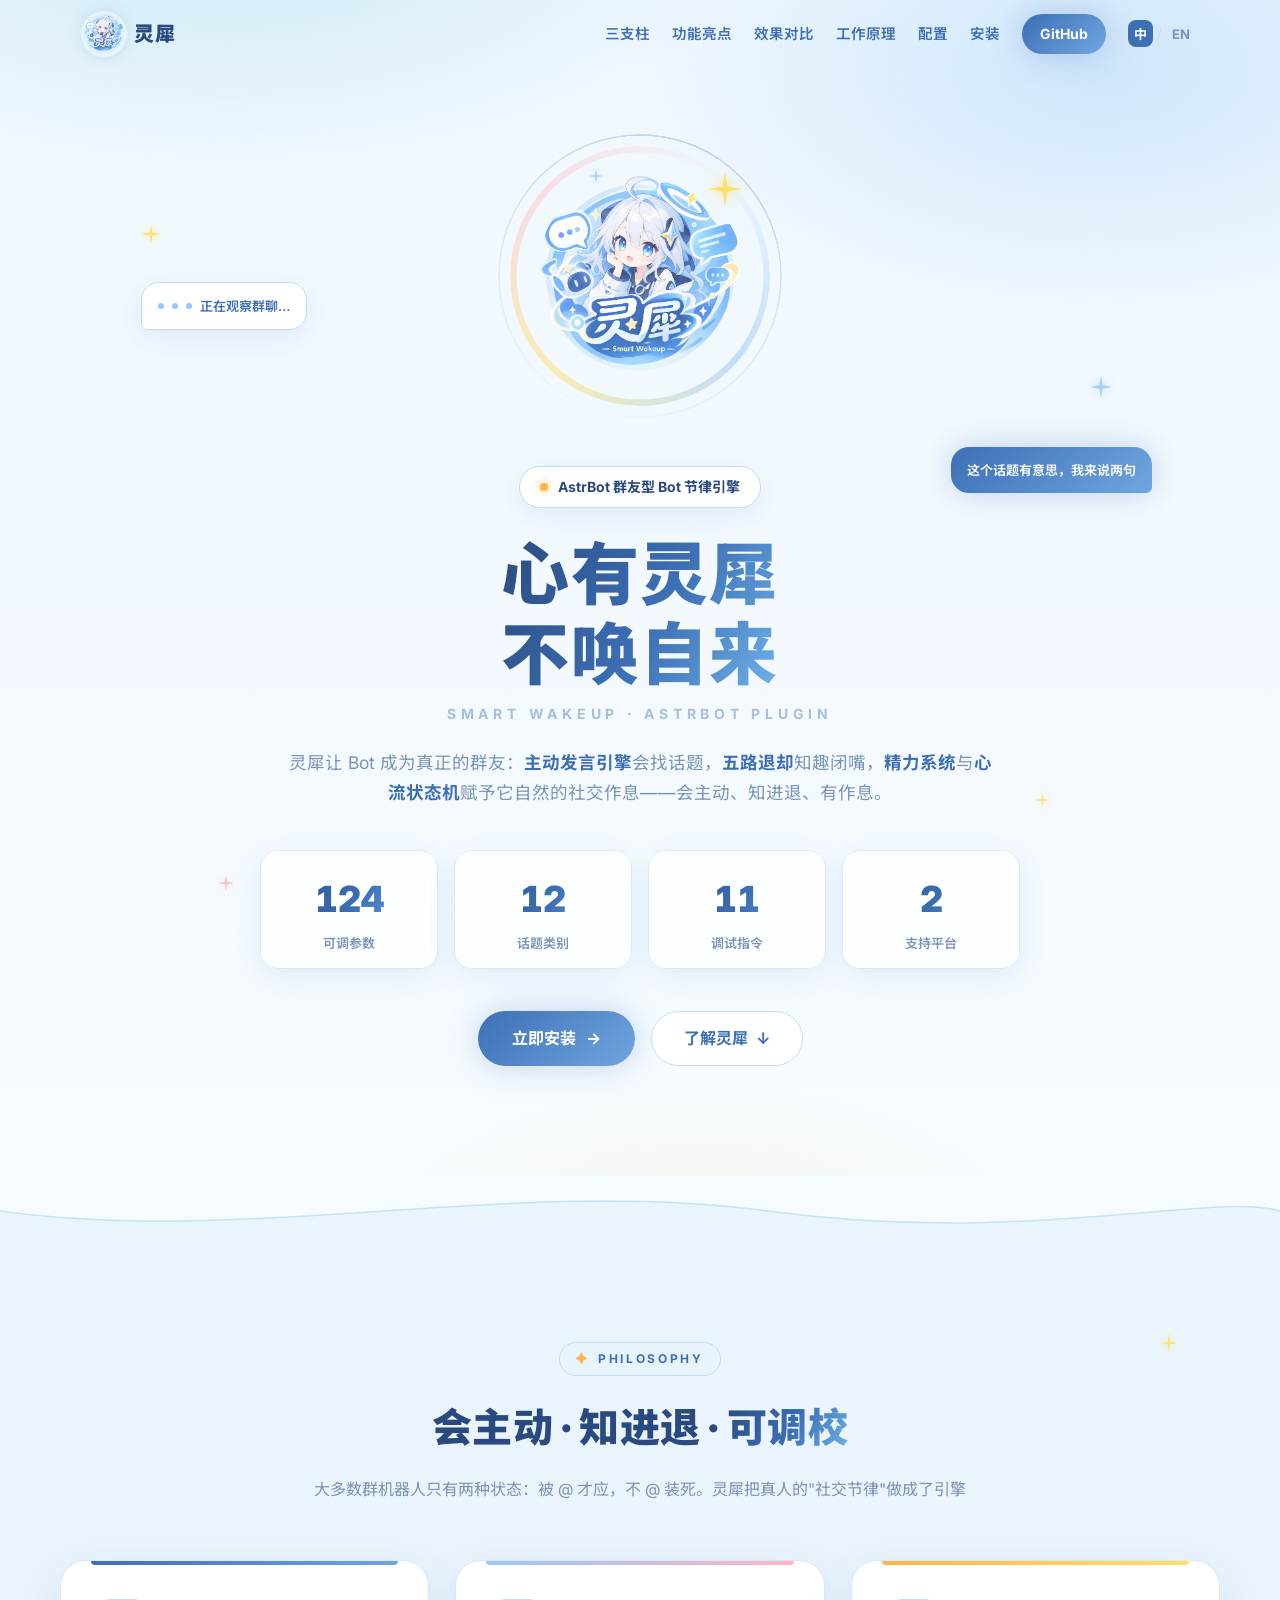
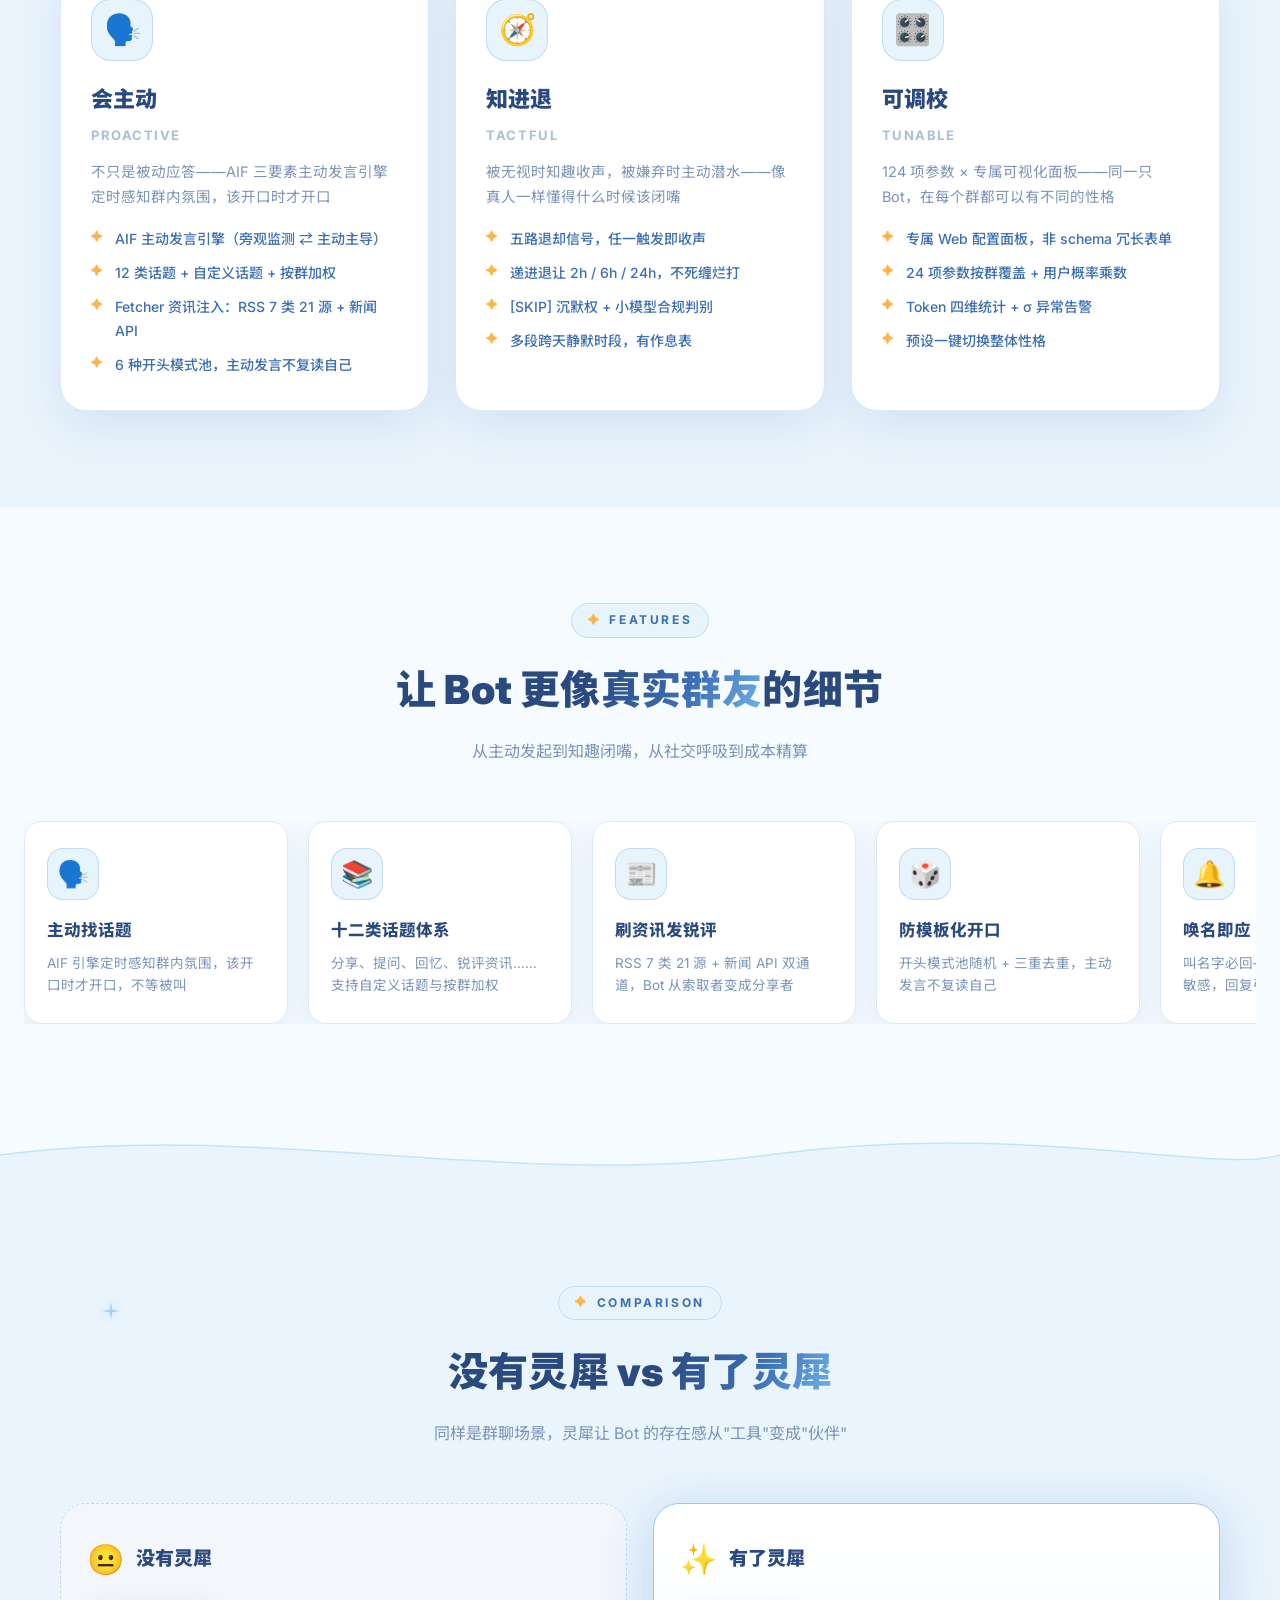
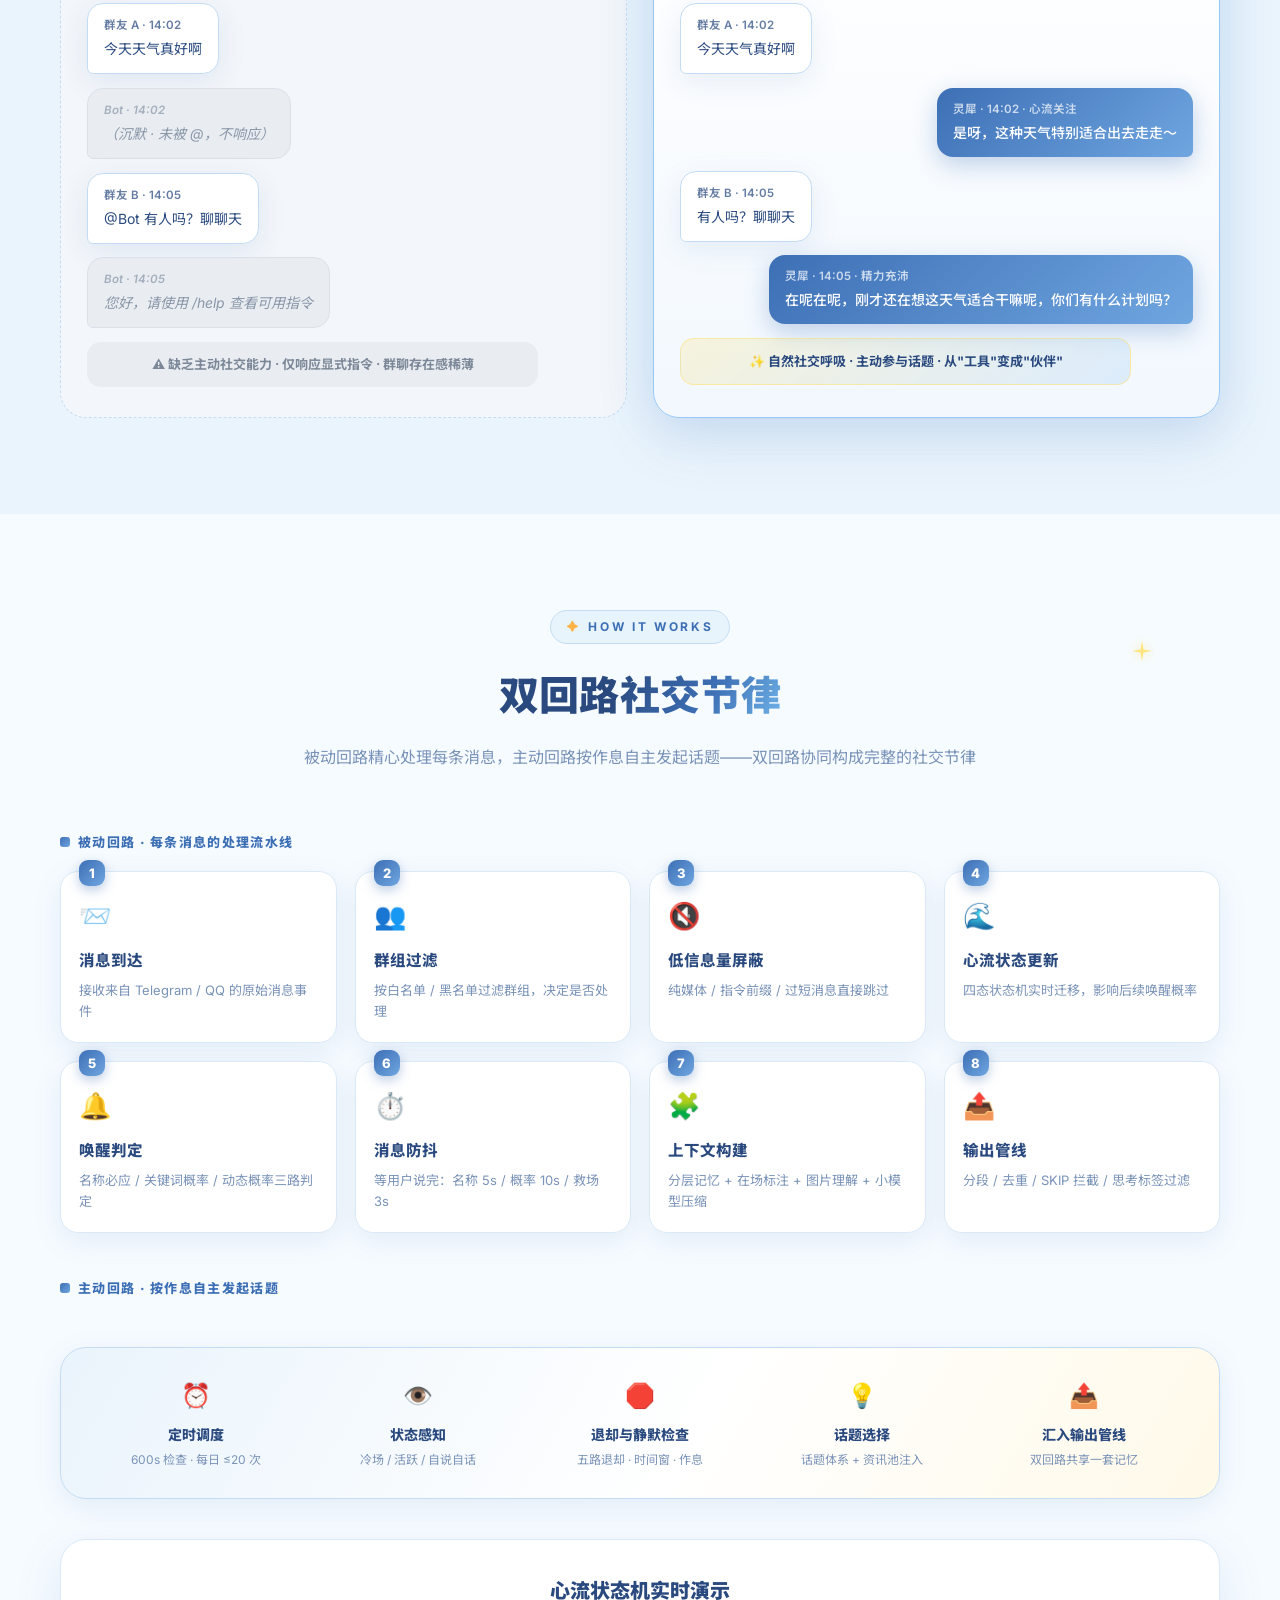
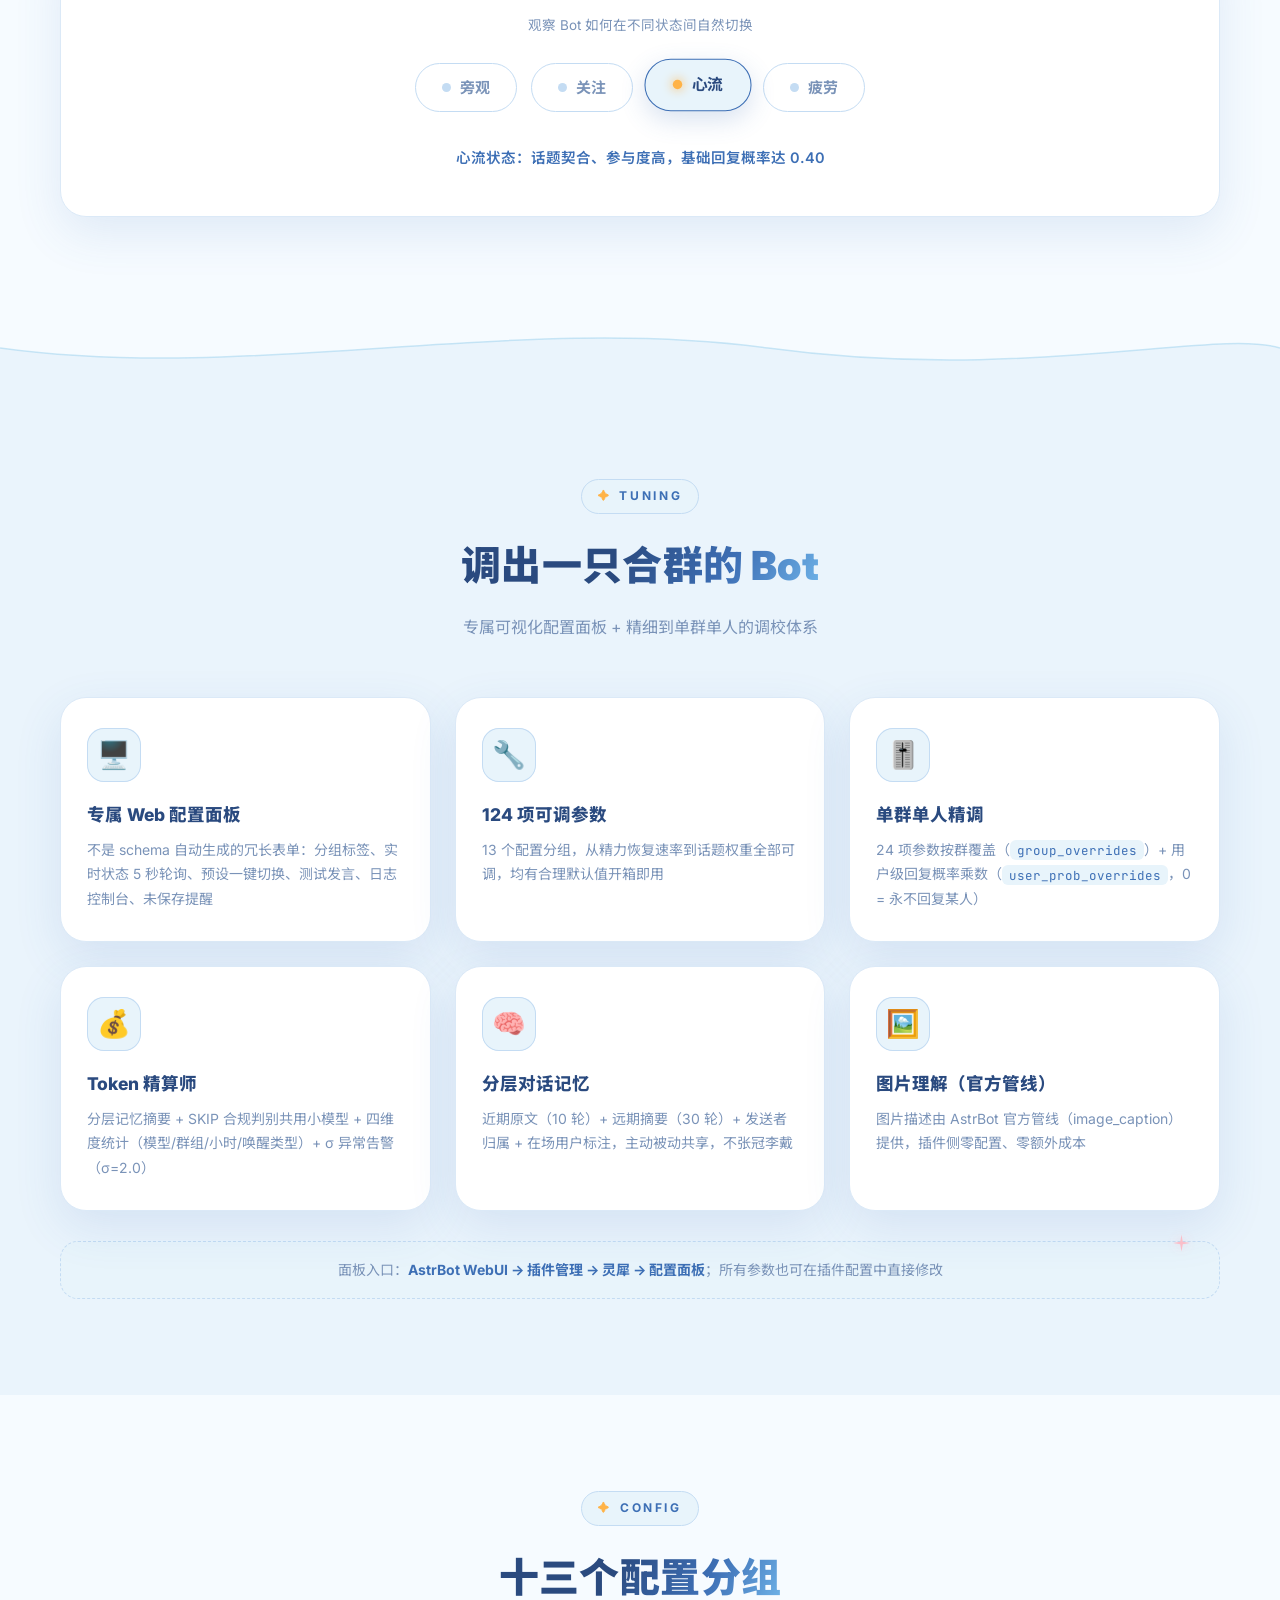
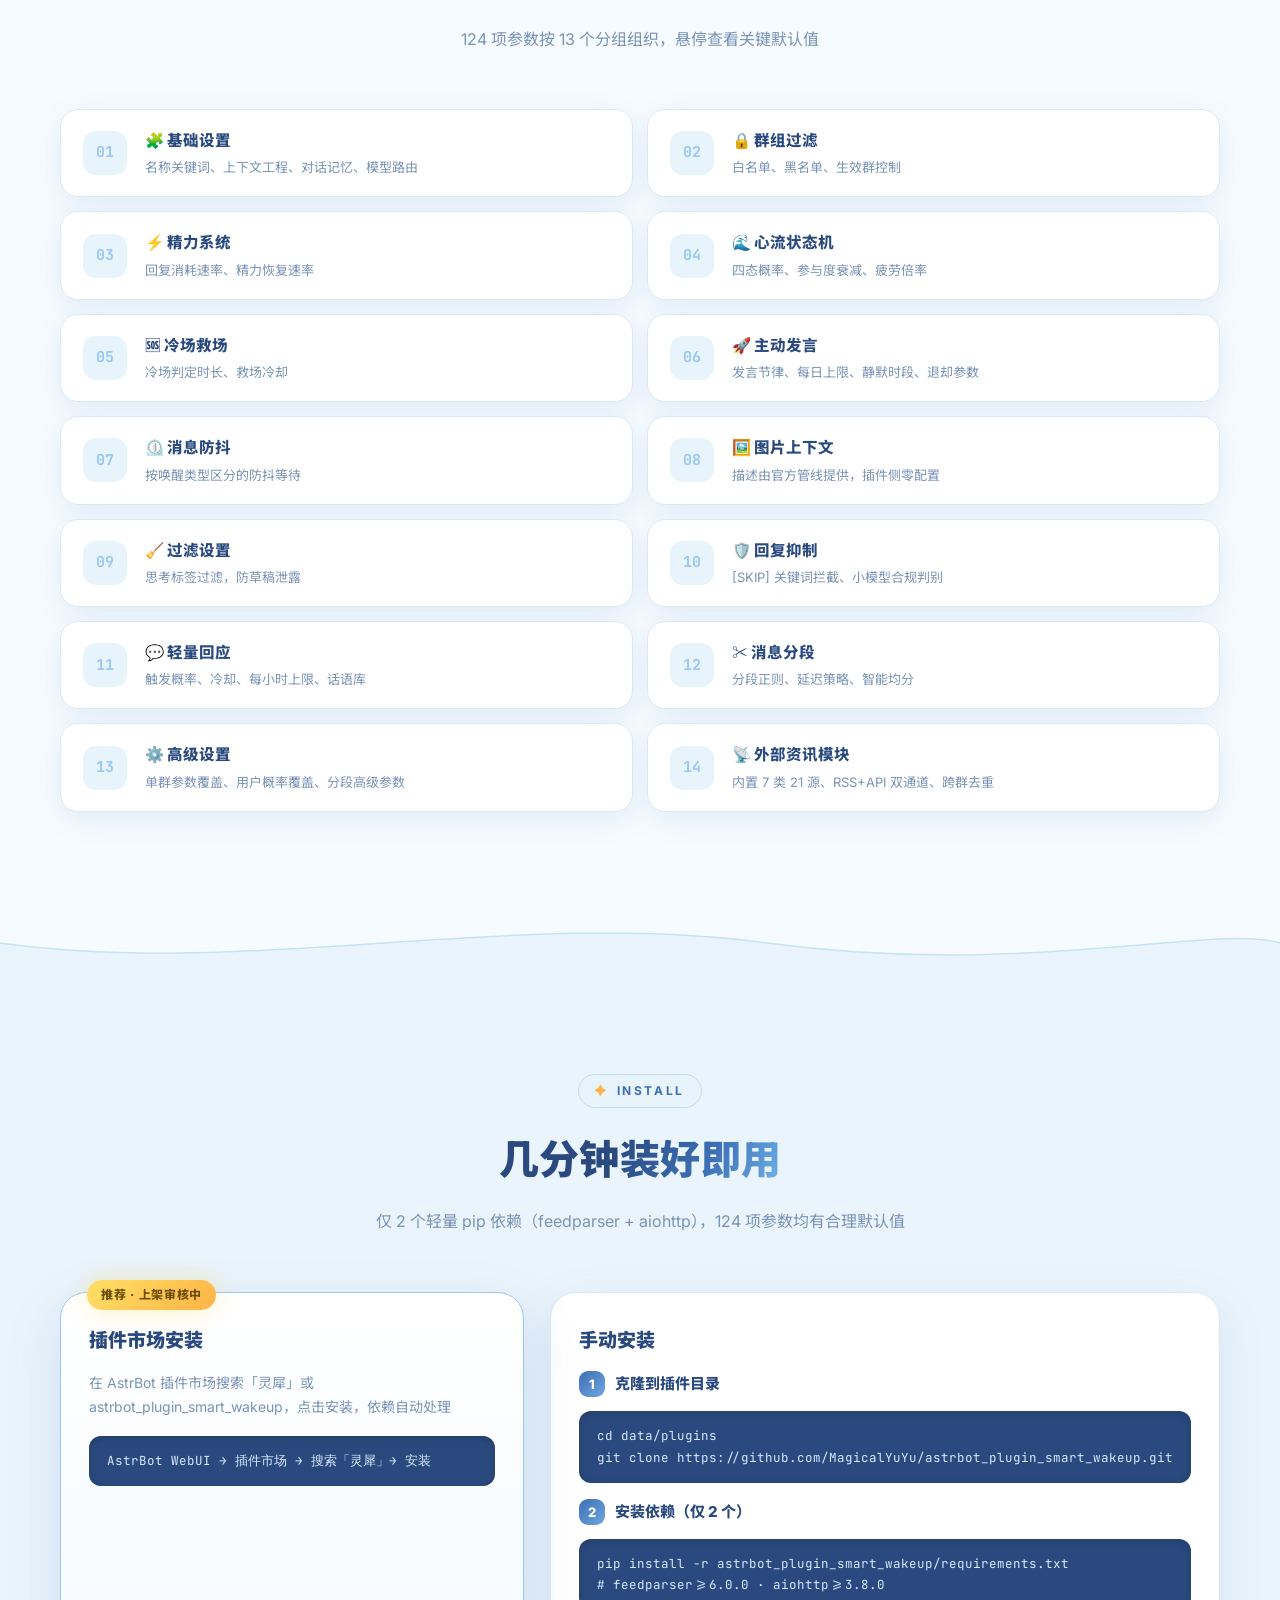
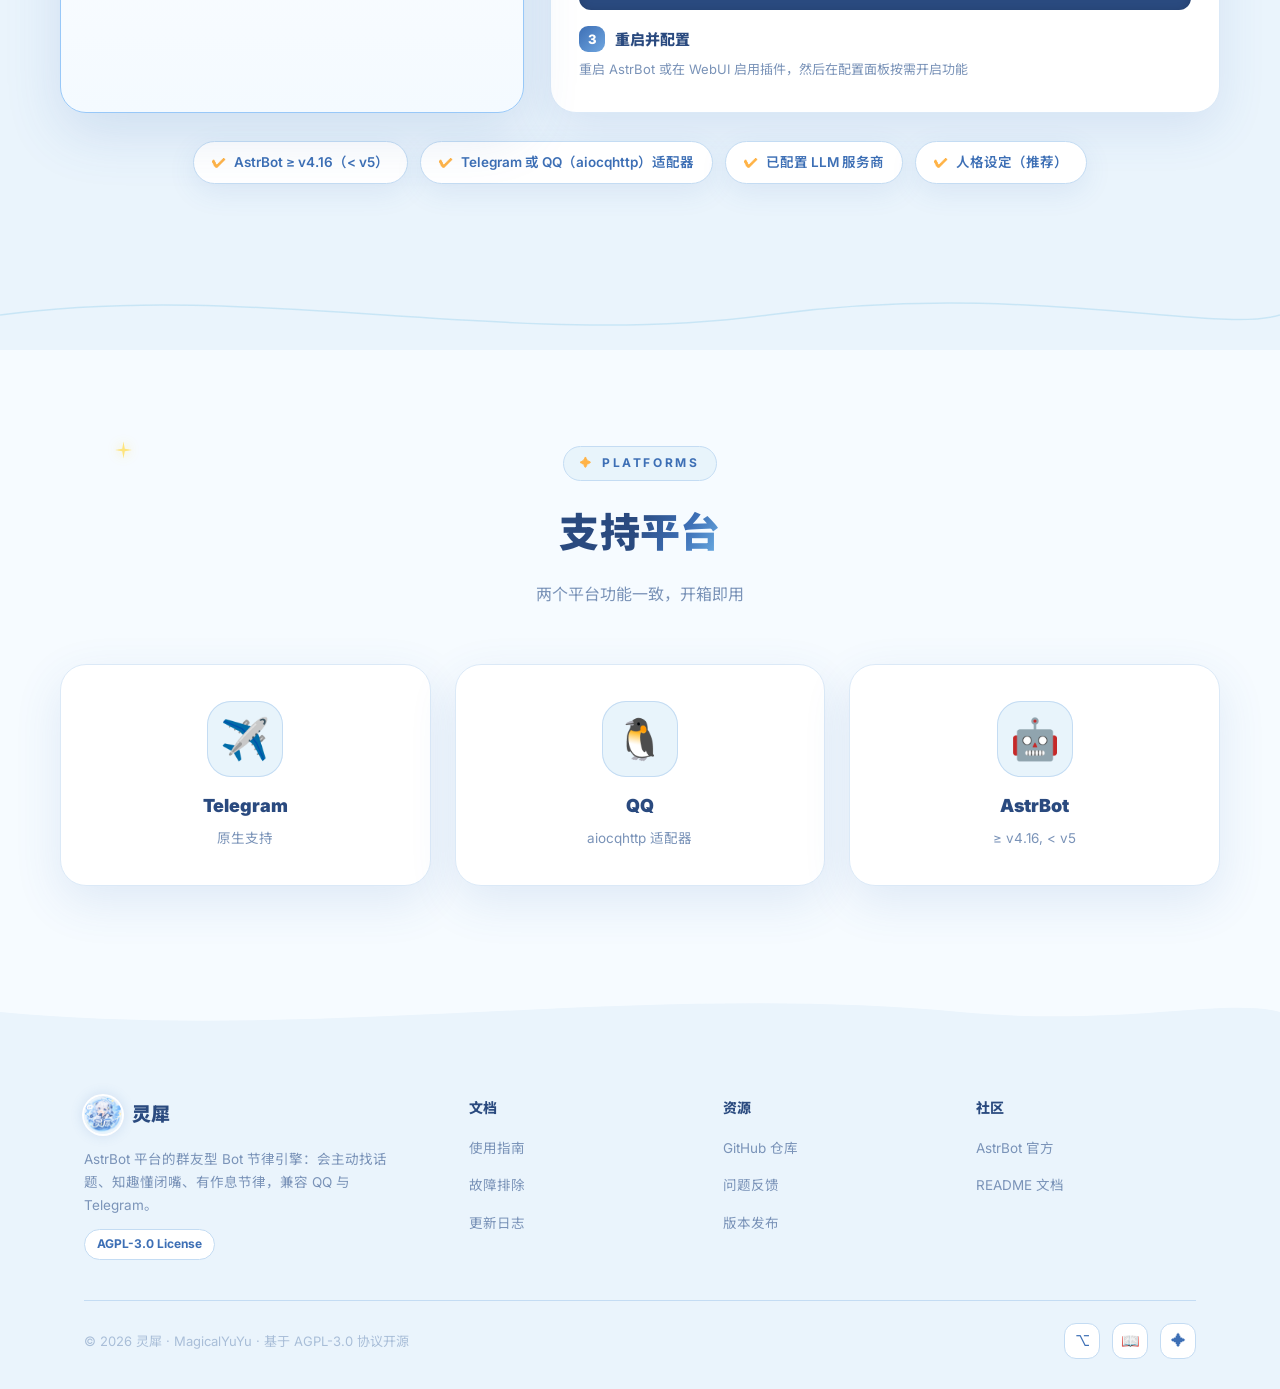
<file: docs/index.html>
<!DOCTYPE html>
<html lang="zh-CN">
<head>
<meta charset="UTF-8">
<meta name="viewport" content="width=device-width, initial-scale=1.0">
<title>灵犀 — 心有灵犀，不唤自来 | AstrBot 群友型 Bot 节律引擎</title>
<meta name="description" content="灵犀是 AstrBot 平台的群友型 Bot 节律引擎：会主动找话题、知趣懂闭嘴、有作息节律。124 项参数 × 专属可视化面板，兼容 QQ 与 Telegram。">
<meta name="keywords" content="灵犀, AstrBot, 节律引擎, 主动发言, 精力系统, 心流状态机, 冷场救场, 消息防抖, Bot 插件, Telegram, QQ">
<meta name="author" content="MagicalYuYu">
<meta name="robots" content="index, follow">
<link rel="canonical" href="https://lx.magicalyu.online/">
<!-- Open Graph -->
<meta property="og:title" content="灵犀 — 心有灵犀，不唤自来">
<meta property="og:description" content="AstrBot 群友型 Bot 节律引擎——会主动找话题、知趣懂闭嘴、有作息节律">
<meta property="og:type" content="website">
<meta property="og:url" content="https://lx.magicalyu.online/">
<meta property="og:image" content="https://lx.magicalyu.online/logo.png">
<meta property="og:site_name" content="灵犀 — AstrBot 群友型 Bot 节律引擎">
<meta property="og:locale" content="zh_CN">
<meta property="og:locale:alternate" content="en_US">
<!-- Twitter Card -->
<meta name="twitter:card" content="summary_large_image">
<meta name="twitter:title" content="灵犀 — 心有灵犀，不唤自来">
<meta name="twitter:description" content="AstrBot 群友型 Bot 节律引擎——会主动找话题、知趣懂闭嘴、有作息节律">
<meta name="twitter:image" content="https://lx.magicalyu.online/logo.png">
<meta name="twitter:creator" content="@MagicalYuYu">
<!-- 结构化数据 JSON-LD -->
<script type="application/ld+json">
{
  "@context": "https://schema.org",
  "@type": "SoftwareApplication",
  "name": "灵犀 — AstrBot 群友型 Bot 节律引擎",
  "description": "会主动找话题、知趣懂闭嘴、有作息节律的群友型 Bot 节律引擎，兼容 QQ 与 Telegram",
  "url": "https://lx.magicalyu.online/",
  "applicationCategory": "ChatbotApplication",
  "operatingSystem": "Cross-platform",
  "offers": {
    "@type": "Offer",
    "price": "0",
    "priceCurrency": "USD"
  },
  "license": "https://github.com/MagicalYuYu/astrbot_plugin_smart_wakeup/blob/main/LICENSE",
  "author": {
    "@type": "Person",
    "name": "MagicalYuYu",
    "url": "https://github.com/MagicalYuYu"
  }
}
</script>
<link rel="icon" type="image/png" href="logo.png">
<!-- 性能优化：预加载关键资源 -->
<link rel="preconnect" href="https://fonts.googleapis.com">
<link rel="preconnect" href="https://fonts.gstatic.com" crossorigin>
<link rel="preload" as="style" href="https://fonts.googleapis.com/css2?family=Inter:wght@400;500;600;700;800;900&family=Noto+Sans+SC:wght@400;500;700;900&family=JetBrains+Mono:wght@400;500;600&display=swap">
<link rel="stylesheet" href="https://fonts.googleapis.com/css2?family=Inter:wght@400;500;600;700;800;900&family=Noto+Sans+SC:wght@400;500;700;900&family=JetBrains+Mono:wght@400;500;600&display=swap" media="print" onload="this.media='all'">
<!-- PWA 支持 -->
<link rel="manifest" href="manifest.json">
<meta name="theme-color" content="#EAF4FC">
<meta name="apple-mobile-web-app-capable" content="yes">
<meta name="apple-mobile-web-app-status-bar-style" content="default">

<style>
/* ==========================================================
   灵犀 · 设计系统「灵犀蓝」
   美学基因来自品牌 Logo：浅蓝/青蓝/白色主调 + 少量暖黄强调，
   高调柔光、圆角描边（深蓝而非黑）、四角星与对话气泡装饰。
   ========================================================== */
:root {
  /* 背景（高调浅色） */
  --bg: #F6FBFF;
  --bg-ice: #EAF4FC;
  --bg-mist: #F0F7FE;
  --card: #FFFFFF;

  /* 文字 */
  --ink: #2A4A7F;
  --ink-2: #3D6FB5;
  --muted: #7A93B8;
  --faint: #A9BED8;
  --on-accent: #FFFFFF;

  /* 品牌色 */
  --sky: #A8D8F0;
  --sky-2: #98C8F8;
  --ice: #E8F4FB;
  --blue: #3D6FB5;
  --blue-deep: #2A4A7F;
  --yellow: #FFE066;
  --warm: #FFB347;
  --pink: #FFB6C1;

  /* 渐变 */
  --grad-blue: linear-gradient(135deg, #3D6FB5 0%, #6FA6E0 100%);
  --grad-sky: linear-gradient(135deg, #98C8F8 0%, #E8F4FB 100%);
  --grad-title: linear-gradient(120deg, #2A4A7F 0%, #3D6FB5 55%, #6FB3E8 100%);
  --grad-warm-star: linear-gradient(135deg, #FFE066 0%, #FFB347 100%);

  /* 光与影（蓝色调，柔和大模糊） */
  --glow-blue: 0 0 32px rgba(61, 111, 181, 0.28);
  --glow-yellow: 0 0 24px rgba(255, 224, 102, 0.45);
  --shadow-card: 0 16px 48px rgba(61, 111, 181, 0.12);
  --shadow-card-hover: 0 24px 64px rgba(61, 111, 181, 0.18);
  --shadow-soft: 0 8px 28px rgba(61, 111, 181, 0.10);

  /* 线与圆角 */
  --line: #DBE9F7;
  --line-strong: #C4DCF3;
  --radius-sm: 12px;
  --radius-md: 18px;
  --radius-lg: 26px;
  --radius-xl: 34px;
  --radius-full: 999px;

  --font-sans: 'Inter', 'Noto Sans SC', -apple-system, BlinkMacSystemFont, 'Segoe UI', sans-serif;
  --font-mono: 'JetBrains Mono', 'Cascadia Code', Consolas, monospace;
}

* { margin: 0; padding: 0; box-sizing: border-box; }

html {
  scroll-behavior: smooth;
  scroll-padding-top: 96px;
}

body {
  font-family: var(--font-sans);
  background: var(--bg);
  color: var(--ink);
  line-height: 1.7;
  overflow-x: hidden;
  -webkit-font-smoothing: antialiased;
}

::selection { background: var(--sky-2); color: var(--blue-deep); }

img { max-width: 100%; }
a { color: var(--blue); text-decoration: none; }

/* ============ 可访问性 ============ */
.skip-to-content {
  position: absolute; left: -9999px; top: 0;
  background: var(--blue); color: #fff; padding: 10px 18px;
  border-radius: 0 0 var(--radius-sm) 0; z-index: 1000;
}
.skip-to-content:focus { left: 0; }

/* ============ 通用布局 ============ */
.section { position: relative; padding: 96px 24px; }
.section-alt { background: var(--bg-ice); }
.section-inner { max-width: 1160px; margin: 0 auto; }

.section-header { text-align: center; max-width: 760px; margin: 0 auto 56px; }
.section-tag {
  display: inline-flex; align-items: center; gap: 8px;
  font-size: 12px; font-weight: 700; letter-spacing: 0.22em;
  color: var(--blue); background: var(--ice);
  border: 1px solid var(--line-strong);
  padding: 6px 16px; border-radius: var(--radius-full); margin-bottom: 18px;
}
.section-tag::before { content: '✦'; color: var(--warm); font-size: 11px; }
.section-title { font-size: clamp(28px, 4vw, 40px); font-weight: 900; color: var(--ink); letter-spacing: 0.01em; }
.section-title .accent {
  background: var(--grad-title);
  -webkit-background-clip: text; background-clip: text; color: transparent;
}
.section-desc { margin-top: 14px; color: var(--muted); font-size: 16px; }

/* ============ 滚动显现 ============ */
.reveal { opacity: 0; transform: translateY(24px); transition: opacity 0.7s ease, transform 0.7s ease; }
.reveal.visible { opacity: 1; transform: none; }
.reveal-delay-1 { transition-delay: 0.1s; }
.reveal-delay-2 { transition-delay: 0.2s; }
.reveal-delay-3 { transition-delay: 0.3s; }

/* ============ 四角星装饰 ============ */
.sparkle {
  position: absolute; pointer-events: none; z-index: 0;
  width: 22px; height: 22px; opacity: 0.85;
  animation: sparkle-float 5s ease-in-out infinite;
}
.sparkle svg { width: 100%; height: 100%; display: block; }
.sparkle-yellow svg { fill: var(--yellow); filter: drop-shadow(0 0 6px rgba(255,224,102,.8)); }
.sparkle-blue svg { fill: var(--sky-2); filter: drop-shadow(0 0 6px rgba(152,200,248,.8)); }
.sparkle-pink svg { fill: var(--pink); filter: drop-shadow(0 0 6px rgba(255,182,193,.7)); }
@keyframes sparkle-float {
  0%, 100% { transform: translateY(0) rotate(0deg) scale(1); opacity: 0.85; }
  50% { transform: translateY(-9px) rotate(12deg) scale(1.08); opacity: 0.45; }
}

/* ============ Tooltip ============ */
[data-tooltip] { position: relative; }
[data-tooltip]::after {
  content: attr(data-tooltip);
  position: absolute; bottom: calc(100% + 12px); left: 50%;
  transform: translateX(-50%) translateY(4px);
  background: var(--blue-deep); color: #EAF4FC;
  font-size: 12.5px; line-height: 1.65; font-weight: 500;
  padding: 10px 14px; border-radius: 12px;
  white-space: pre-line; width: max-content; max-width: 300px;
  box-shadow: var(--shadow-soft);
  opacity: 0; pointer-events: none;
  transition: opacity 0.25s ease, transform 0.25s ease;
  z-index: 60;
}
[data-tooltip]::before {
  content: ''; position: absolute; bottom: calc(100% + 5px); left: 50%;
  transform: translateX(-50%);
  border: 6px solid transparent; border-top-color: var(--blue-deep);
  opacity: 0; transition: opacity 0.25s ease; z-index: 60;
}
[data-tooltip]:hover::after { opacity: 1; transform: translateX(-50%) translateY(0); }
[data-tooltip]:hover::before { opacity: 1; }

/* ============ 导航栏 ============ */
.nav {
  position: fixed; top: 0; left: 0; right: 0; z-index: 100;
  transition: background 0.3s ease, box-shadow 0.3s ease;
}
.nav.scrolled {
  background: rgba(255, 255, 255, 0.86);
  backdrop-filter: blur(14px);
  -webkit-backdrop-filter: blur(14px);
  box-shadow: 0 4px 24px rgba(61, 111, 181, 0.10);
}
.nav-inner {
  max-width: 1160px; margin: 0 auto; padding: 14px 24px;
  display: flex; align-items: center; justify-content: space-between; gap: 16px;
}
.nav-logo { display: flex; align-items: center; gap: 10px; }
.nav-logo-icon {
  width: 40px; height: 40px; border-radius: 50%;
  box-shadow: 0 0 0 3px var(--ice), 0 0 16px rgba(61,111,181,.25);
  object-fit: cover;
}
.nav-logo-text { font-size: 20px; font-weight: 900; color: var(--ink); letter-spacing: 0.04em; }
.nav-links { display: flex; align-items: center; gap: 22px; }
.nav-link { font-size: 14.5px; font-weight: 600; color: var(--ink-2); transition: color 0.2s; }
.nav-link:hover { color: var(--blue-deep); }
.nav-cta {
  font-size: 14px; font-weight: 700; color: var(--on-accent);
  background: var(--grad-blue); padding: 8px 18px; border-radius: var(--radius-full);
  box-shadow: var(--glow-blue); transition: transform 0.2s, box-shadow 0.2s;
}
.nav-cta:hover { transform: translateY(-2px); box-shadow: 0 0 40px rgba(61,111,181,.4); }
.lang-switch { display: flex; align-items: center; gap: 4px; font-size: 13px; color: var(--faint); }
.lang-btn {
  border: none; background: transparent; cursor: pointer;
  font-family: var(--font-sans); font-size: 13px; font-weight: 700; color: var(--muted);
  padding: 4px 6px; border-radius: 8px; transition: all 0.2s;
}
.lang-btn.active { color: var(--on-accent); background: var(--blue); }
.lang-divider { color: var(--line-strong); }
.nav-mobile-toggle {
  display: none; border: 1px solid var(--line-strong); background: #fff;
  font-size: 20px; color: var(--ink); border-radius: 10px;
  width: 42px; height: 42px; cursor: pointer;
}

/* ============ Hero ============ */
.hero {
  position: relative; overflow: hidden;
  padding: 172px 24px 110px;
  background:
    radial-gradient(900px 460px at 18% -8%, rgba(168, 216, 240, 0.5), transparent 60%),
    radial-gradient(760px 420px at 86% 6%, rgba(152, 200, 248, 0.38), transparent 62%),
    radial-gradient(560px 320px at 55% 110%, rgba(255, 224, 102, 0.16), transparent 65%),
    linear-gradient(180deg, #F0F8FE 0%, var(--bg) 100%);
}

/* 漂浮装饰：对话气泡 */
.hero-bubble {
  position: absolute; z-index: 1;
  background: #fff; border: 1.5px solid var(--line-strong);
  border-radius: 18px; border-bottom-left-radius: 6px;
  box-shadow: var(--shadow-soft);
  display: flex; align-items: center; gap: 8px;
  padding: 12px 16px; font-size: 13px; color: var(--ink-2); font-weight: 600;
  animation: bubble-float 6.5s ease-in-out infinite;
}
.hero-bubble .dot { width: 6px; height: 6px; border-radius: 50%; background: var(--sky-2); }
.hero-bubble.b2 {
  border-bottom-left-radius: 18px; border-bottom-right-radius: 6px;
  animation-delay: 1.6s;
  background: var(--grad-blue); border: none; color: #fff;
  box-shadow: var(--glow-blue);
}
.hero-bubble.b2 .dot { background: var(--yellow); }
@keyframes bubble-float {
  0%, 100% { transform: translateY(0) rotate(0deg); }
  50% { transform: translateY(-14px) rotate(1.5deg); }
}

.hero-content {
  position: relative; z-index: 2;
  max-width: 980px; margin: 0 auto; text-align: center;
  display: flex; flex-direction: column; align-items: center;
}

/* Logo 徽章主体 */
.hero-logo-wrap { position: relative; width: 208px; height: 208px; margin-bottom: 86px; }
.hero-logo-ring {
  position: absolute; inset: -26px; border-radius: 50%;
  background: conic-gradient(from 40deg, rgba(152,200,248,.0), rgba(152,200,248,.55), rgba(255,224,102,.5), rgba(255,182,193,.4), rgba(152,200,248,.0));
  -webkit-mask: radial-gradient(farthest-side, transparent calc(100% - 7px), #000 calc(100% - 6px));
  mask: radial-gradient(farthest-side, transparent calc(100% - 7px), #000 calc(100% - 6px));
  animation: ring-spin 14s linear infinite;
}
.hero-logo-ring.r2 {
  inset: -38px; animation: ring-spin 26s linear infinite reverse, ring-breathe 7s ease-in-out infinite;
  background: conic-gradient(from 200deg, rgba(61,111,181,.0), rgba(61,111,181,.28), rgba(61,111,181,.0));
  -webkit-mask: radial-gradient(farthest-side, transparent calc(100% - 2px), #000 calc(100% - 1.5px));
  mask: radial-gradient(farthest-side, transparent calc(100% - 2px), #000 calc(100% - 1.5px));
}
@keyframes ring-spin { to { transform: rotate(360deg); } }
@keyframes ring-breathe { 0%, 100% { opacity: 0.6; } 50% { opacity: 1; } }
.hero-logo {
  position: absolute; inset: 0; border-radius: 50%;
  width: 100%; height: 100%; object-fit: cover;
  animation: logo-breathe 5.5s ease-in-out infinite;
}
@keyframes logo-breathe {
  0%, 100% {
    transform: scale(1);
    box-shadow: 0 0 0 6px #fff, 0 18px 48px rgba(61, 111, 181, 0.28), 0 0 46px rgba(152, 200, 248, 0.42);
  }
  50% {
    transform: scale(1.028);
    box-shadow: 0 0 0 6px #fff, 0 18px 54px rgba(61, 111, 181, 0.34), 0 0 80px rgba(152, 200, 248, 0.66);
  }
}
.hero-logo-star {
  position: absolute; right: 2px; top: 0; z-index: 3;
  width: 34px; height: 34px;
  filter: drop-shadow(0 0 8px rgba(255,224,102,.9));
  animation: sparkle-float 4s ease-in-out infinite;
}
.hero-logo-star svg { fill: var(--yellow); width: 100%; height: 100%; }

.hero-badge {
  display: inline-flex; align-items: center; gap: 10px;
  background: #fff; border: 1px solid var(--line-strong);
  padding: 8px 20px; border-radius: var(--radius-full);
  font-size: 14px; font-weight: 700; color: var(--blue-deep);
  box-shadow: var(--shadow-soft); margin-bottom: 26px;
  animation: badge-float 6s ease-in-out infinite;
}
@keyframes badge-float {
  0%, 100% { transform: translateY(0); }
  50% { transform: translateY(-3px); }
}
.hero-badge-dot {
  width: 8px; height: 8px; border-radius: 50%;
  background: var(--warm); box-shadow: 0 0 10px var(--warm);
  animation: pulse-dot 2.2s ease-in-out infinite;
}
@keyframes pulse-dot { 0%,100% { transform: scale(1); opacity: 1; } 50% { transform: scale(1.35); opacity: .7; } }

.hero-title {
  font-size: clamp(40px, 7vw, 68px); font-weight: 900;
  line-height: 1.18; letter-spacing: 0.02em;
  background: var(--grad-title);
  -webkit-background-clip: text; background-clip: text; color: transparent;
  margin-bottom: 8px;
}
.hero-title-en {
  font-size: 14px; font-weight: 700; letter-spacing: 0.34em;
  color: var(--faint); text-transform: uppercase; margin-bottom: 22px;
}
.hero-subtitle {
  max-width: 720px; color: var(--muted); font-size: clamp(15px, 2vw, 17.5px);
  margin-bottom: 42px;
}
.hero-subtitle strong { color: var(--blue); font-weight: 700; }

.hero-stats {
  display: grid; grid-template-columns: repeat(4, 1fr); gap: 16px;
  width: 100%; max-width: 760px; margin-bottom: 42px;
}
.stat-card {
  background: rgba(255, 255, 255, 0.82);
  backdrop-filter: blur(8px);
  border: 1px solid var(--line);
  border-radius: var(--radius-md);
  padding: 18px 10px 14px;
  box-shadow: var(--shadow-soft);
  animation: stat-breathe 6s ease-in-out infinite;
}
.stat-card:nth-child(2) { animation-delay: 1.5s; }
.stat-card:nth-child(3) { animation-delay: 3s; }
.stat-card:nth-child(4) { animation-delay: 4.5s; }
@keyframes stat-breathe {
  0%, 100% { transform: translateY(0); }
  50% { transform: translateY(-4px); }
}
.stat-number {
  font-size: clamp(26px, 3.4vw, 36px); font-weight: 900;
  background: var(--grad-title);
  -webkit-background-clip: text; background-clip: text; color: transparent;
  font-variant-numeric: tabular-nums;
}
.stat-label { font-size: 13px; color: var(--muted); font-weight: 600; margin-top: 2px; }

.hero-actions { display: flex; gap: 16px; flex-wrap: wrap; justify-content: center; }
.btn-primary {
  display: inline-flex; align-items: center; gap:  10px;
  background: var(--grad-blue); color: var(--on-accent);
  font-size: 16px; font-weight: 700;
  padding: 14px 34px; border-radius: var(--radius-full);
  box-shadow: var(--glow-blue);
  animation: cta-glow 3.4s ease-in-out infinite;
  transition: transform 0.22s;
}
@keyframes cta-glow {
  0%, 100% { box-shadow: 0 0 26px rgba(61, 111, 181, 0.30); }
  50% { box-shadow: 0 0 46px rgba(61, 111, 181, 0.48); }
}
.btn-primary:hover { animation: none; transform: translateY(-3px); box-shadow: 0 0 52px rgba(61,111,181,.5); }
.btn-secondary {
  display: inline-flex; align-items: center; gap: 8px;
  background: #fff; color: var(--blue);
  border: 1.5px solid var(--line-strong);
  font-size: 16px; font-weight: 700;
  padding: 13px 32px; border-radius: var(--radius-full);
  transition: border-color 0.22s, transform 0.22s, box-shadow 0.22s;
}
.btn-secondary:hover { border-color: var(--blue); transform: translateY(-3px); box-shadow: var(--shadow-soft); }

/* ============ 波浪分隔线 ============ */
.wave-divider { line-height: 0; background: var(--bg); }
.wave-divider svg { width: 100%; height: 70px; display: block; }

/* ============ 三支柱 ============ */
.pillars-grid { display: grid; grid-template-columns: repeat(3, 1fr); gap: 26px; }
.pillar-card {
  position: relative; overflow: hidden;
  background: var(--card); border: 1px solid var(--line);
  border-radius: var(--radius-lg);
  padding: 38px 30px 34px;
  box-shadow: var(--shadow-card);
  transition: transform 0.3s ease, box-shadow 0.3s ease, opacity 0.7s ease;
}
.pillar-card:hover { transform: translateY(-8px); box-shadow: var(--shadow-card-hover); }
/* 顶部彩条用真实元素而非 ::before——卡片带 data-tooltip，
   [data-tooltip]::before 的 opacity:0 会按属性级联劫持同名伪元素导致彩条永不绘制 */
.pillar-bar {
  position: absolute; top: 0; left: 30px;
  width: calc(100% - 60px); height: 4px;
  border-radius: 0 0 6px 6px; background: var(--grad-blue);
  pointer-events: none;
}
.pillar-card.p2 .pillar-bar { background: linear-gradient(135deg, #98C8F8, #FFB6C1); }
.pillar-card.p3 .pillar-bar { background: linear-gradient(135deg, #FFB347, #FFE066); }
.pillar-icon {
  width: 62px; height: 62px; border-radius: 20px;
  display: flex; align-items: center; justify-content: center;
  font-size: 30px; margin-bottom: 20px;
  background: var(--ice);
  box-shadow: inset 0 0 0 1px var(--line-strong);
  animation: icon-breathe 4.5s ease-in-out infinite;
}
.pillar-card.p2 .pillar-icon { animation-delay: 1.5s; }
.pillar-card.p3 .pillar-icon { animation-delay: 3s; }
@keyframes icon-breathe {
  0%, 100% { transform: translateY(0); }
  50% { transform: translateY(-5px); }
}
.pillar-title { font-size: 22px; font-weight: 900; color: var(--ink); margin-bottom: 6px; }
.pillar-sub { font-size: 13px; font-weight: 700; letter-spacing: 0.12em; color: var(--faint); text-transform: uppercase; margin-bottom: 14px; }
.pillar-desc { font-size: 14.5px; color: var(--muted); margin-bottom: 18px; }
.pillar-list { list-style: none; display: grid; gap: 10px; }
.pillar-list li {
  position: relative; padding-left: 24px;
  font-size: 14px; color: var(--ink-2); font-weight: 500;
}
.pillar-list li::before {
  content: '✦'; position: absolute; left: 0; top: 0;
  font-size: 12px; color: var(--warm);
}

/* ============ 功能亮点（横向滚动） ============ */
.features-scroll { overflow: hidden; position: relative; }
.features-track {
  display: flex; gap: 20px; width: max-content;
  animation: marquee 52s linear infinite;
}
.features-scroll:hover .features-track { animation-play-state: paused; }
@keyframes marquee { to { transform: translateX(calc(-50% - 10px)); } }
.feature-card {
  width: 264px; flex: 0 0 264px;
  background: var(--card); border: 1px solid var(--line);
  border-radius: var(--radius-md); padding: 26px 22px;
  box-shadow: var(--shadow-soft);
  transition: transform 0.25s ease, box-shadow 0.25s ease, border-color 0.25s ease;
}
.feature-card:hover {
  transform: translateY(-6px); box-shadow: var(--shadow-card-hover);
  border-color: var(--sky-2);
}
.feature-icon {
  width: 52px; height: 52px; border-radius: 16px;
  display: flex; align-items: center; justify-content: center;
  font-size: 26px; background: var(--ice); margin-bottom: 16px;
  box-shadow: inset 0 0 0 1px var(--line-strong);
  animation: icon-breathe 5s ease-in-out infinite;
}
.feature-card:nth-child(3n) .feature-icon { animation-delay: 1.2s; }
.feature-card:nth-child(3n+1) .feature-icon { animation-delay: 2.4s; }
.feature-title { font-size: 16.5px; font-weight: 800; color: var(--ink); margin-bottom: 8px; }
.feature-desc { font-size: 13.5px; color: var(--muted); line-height: 1.65; }

/* ============ 效果对比 ============ */
.compare-grid { display: grid; grid-template-columns: 1fr 1fr; gap: 26px; }
.compare-col {
  border-radius: var(--radius-lg); padding: 30px 26px;
  display: flex; flex-direction: column; gap: 14px;
}
.compare-col.before {
  background: #F3F6FA; border: 1px dashed var(--line-strong);
}
.compare-col.after {
  background: linear-gradient(180deg, #FFFFFF 0%, #F2F8FE 100%);
  border: 1.5px solid var(--sky-2);
  box-shadow: 0 20px 56px rgba(61, 111, 181, 0.16), 0 0 44px rgba(152, 200, 248, 0.22);
}
.compare-header { display: flex; align-items: center; gap: 12px; margin-bottom: 4px; }
.compare-emoji { font-size: 30px; }
.compare-title { font-size: 19px; font-weight: 900; color: var(--ink); }
.chat-bubble {
  max-width: 88%; padding: 12px 16px; font-size: 14px; line-height: 1.6;
  border-radius: 16px; opacity: 0;
  animation: bubble-in 0.55s ease forwards;
}
.chat-bubble.user {
  align-self: flex-start;
  background: #fff; border: 1px solid var(--line-strong);
  border-bottom-left-radius: 6px; color: var(--ink);
  box-shadow: var(--shadow-soft);
}
.chat-bubble.bot-cold {
  align-self: flex-start;
  background: #E9EDF2; border: 1px solid #DAE1E9;
  border-bottom-left-radius: 6px; color: #8A97A8;
  font-style: italic;
}
.chat-bubble.bot {
  align-self: flex-end;
  background: var(--grad-blue); color: #fff;
  border-bottom-right-radius: 6px;
  box-shadow: 0 8px 24px rgba(61, 111, 181, 0.3);
  font-weight: 500;
}
.chat-meta { font-size: 11.5px; opacity: 0.72; margin-bottom: 4px; font-weight: 600; }
.chat-bubble.summary {
  align-self: stretch; text-align: center;
  font-size: 13px; font-weight: 700;
  padding: 12px; border-radius: 14px;
}
.compare-col.before .summary { background: #E9EDF2; color: #7C8898; }
.compare-col.after .summary {
  background: linear-gradient(135deg, rgba(255,224,102,.22), rgba(152,200,248,.25));
  color: var(--blue-deep); border: 1px solid rgba(255, 224, 102, 0.5);
}
@keyframes bubble-in {
  from { opacity: 0; transform: translateY(12px) scale(0.97); }
  to { opacity: 1; transform: none; }
}

/* ============ 工作原理（双回路） ============ */
.loop-label {
  display: inline-flex; align-items: center; gap: 8px;
  font-size: 13px; font-weight: 800; letter-spacing: 0.1em;
  color: var(--blue); margin: 0 0 18px;
}
.loop-label::before { content: ''; width: 10px; height: 10px; border-radius: 3px; background: var(--grad-blue); }

.flow-container {
  display: grid; grid-template-columns: repeat(4, 1fr); gap: 18px; position: relative;
}
.flow-step {
  position: relative;
  background: var(--card); border: 1px solid var(--line);
  border-radius: var(--radius-md); padding: 22px 18px 20px;
  box-shadow: var(--shadow-soft);
  transition: transform 0.25s, box-shadow 0.25s, border-color 0.25s;
}
.flow-step:hover { transform: translateY(-5px); box-shadow: var(--shadow-card-hover); border-color: var(--sky-2); }
.flow-num {
  position: absolute; top: -12px; left: 18px;
  width: 26px; height: 26px; border-radius: 9px;
  background: var(--grad-blue); color: #fff;
  font-size: 13px; font-weight: 800;
  display: flex; align-items: center; justify-content: center;
  box-shadow: 0 4px 12px rgba(61,111,181,.35);
}
.flow-icon { font-size: 26px; margin-bottom: 10px; }
.flow-title { font-size: 15.5px; font-weight: 800; color: var(--ink); margin-bottom: 6px; }
.flow-desc { font-size: 13px; color: var(--muted); line-height: 1.6; }

/* 主动回路条 */
.proactive-strip {
  margin-top: 30px;
  display: flex; align-items: stretch; gap: 0;
  background: linear-gradient(120deg, #EAF4FC 0%, #FFFFFF 55%, #FFF9E8 100%);
  border: 1.5px solid var(--line-strong);
  border-radius: var(--radius-lg);
  padding: 22px 24px;
  box-shadow: var(--shadow-soft);
  overflow-x: auto;
}
.proactive-node {
  flex: 1 1 0; min-width: 150px; text-align: center; padding: 6px 10px;
  position: relative;
}
.proactive-node .n-icon { font-size: 24px; margin-bottom: 6px; }
.proactive-node .n-title { font-size: 14px; font-weight: 800; color: var(--ink); }
.proactive-node .n-desc { font-size: 12px; color: var(--muted); margin-top: 3px; }
.proactive-node:not(:last-child)::after {
  content: '→'; position: absolute; right: -9px; top: 14px;
  color: var(--sky-2); font-size: 17px; font-weight: 800;
}

/* 心流状态机演示 */
.fsm-demo {
  margin-top: 40px;
  background: var(--card); border: 1px solid var(--line);
  border-radius: var(--radius-lg); padding: 34px 30px;
  box-shadow: var(--shadow-card); text-align: center;
}
.fsm-title { font-size: 20px; font-weight: 900; color: var(--ink); }
.fsm-subtitle { font-size: 13.5px; color: var(--muted); margin: 6px 0 26px; }
.fsm-states { display: flex; justify-content: center; gap: 14px; flex-wrap: wrap; }
.fsm-state {
  display: inline-flex; align-items: center; gap: 9px;
  padding: 11px 26px; border-radius: var(--radius-full);
  border: 1.5px solid var(--line-strong);
  font-size: 15px; font-weight: 700; color: var(--muted);
  background: #fff; transition: all 0.45s ease;
}
.fsm-state-dot { width: 9px; height: 9px; border-radius: 50%; background: var(--line-strong); transition: all 0.45s ease; }
.fsm-state.active {
  border-color: var(--blue); color: var(--blue-deep);
  background: var(--ice); transform: translateY(-3px) scale(1.05);
  box-shadow: 0 8px 24px rgba(61,111,181,.2);
}
.fsm-state.active .fsm-state-dot { background: var(--warm); box-shadow: 0 0 10px var(--warm); }
.fsm-desc {
  margin-top: 22px; font-size: 14.5px; color: var(--ink-2); font-weight: 600;
  min-height: 48px; display: flex; align-items: center; justify-content: center;
}

/* ============ 可调校 / 配置面板 ============ */
.tuning-grid { display: grid; grid-template-columns: repeat(3, 1fr); gap: 24px; }
.tune-card {
  background: var(--card); border: 1px solid var(--line);
  border-radius: var(--radius-lg); padding: 30px 26px;
  box-shadow: var(--shadow-card);
  transition: transform 0.3s, box-shadow 0.3s;
}
.tune-card:hover { transform: translateY(-6px); box-shadow: var(--shadow-card-hover); }
.tune-icon {
  width: 54px; height: 54px; border-radius: 17px;
  display: flex; align-items: center; justify-content: center;
  font-size: 27px; background: var(--ice); margin-bottom: 18px;
  box-shadow: inset 0 0 0 1px var(--line-strong);
}
.tune-title { font-size: 17.5px; font-weight: 800; color: var(--ink); margin-bottom: 8px; }
.tune-desc { font-size: 14px; color: var(--muted); line-height: 1.75; }
.tune-desc code {
  font-family: var(--font-mono); font-size: 12.5px;
  background: var(--ice); color: var(--blue);
  padding: 1.5px 7px; border-radius: 6px;
}
.panel-entry {
  margin-top: 30px; text-align: center;
  font-size: 14px; color: var(--muted);
  background: var(--ice); border: 1px dashed var(--line-strong);
  padding: 16px 22px; border-radius: var(--radius-md);
}
.panel-entry strong { color: var(--blue); }

/* ============ 配置分组 ============ */
.config-grid { display: grid; grid-template-columns: repeat(2, 1fr); gap: 14px; }
.config-item {
  display: flex; align-items: center; gap: 18px;
  background: var(--card); border: 1px solid var(--line);
  border-radius: var(--radius-md); padding: 18px 22px;
  box-shadow: var(--shadow-soft);
  transition: transform 0.22s, box-shadow 0.22s, border-color 0.22s;
}
.config-item:hover { transform: translateX(6px); border-color: var(--sky-2); box-shadow: var(--shadow-card-hover); }
.config-num {
  font-family: var(--font-mono); font-size: 15px; font-weight: 700;
  color: var(--sky-2); background: var(--ice);
  width: 44px; height: 44px; border-radius: 13px; flex: 0 0 44px;
  display: flex; align-items: center; justify-content: center;
}
.config-name { font-size: 15.5px; font-weight: 800; color: var(--ink); }
.config-desc { font-size: 13px; color: var(--muted); margin-top: 2px; }

/* ============ 安装 ============ */
.install-grid { display: grid; grid-template-columns: 1fr 1.2fr; gap: 26px; align-items: stretch; }
.install-card {
  background: var(--card); border: 1px solid var(--line);
  border-radius: var(--radius-lg); padding: 32px 28px;
  box-shadow: var(--shadow-card);
}
.install-card.recommended {
  border: 1.5px solid var(--sky-2);
  background: linear-gradient(180deg, #FFFFFF, #F4FAFF);
  box-shadow: 0 20px 56px rgba(61,111,181,.16);
  position: relative;
}
.install-badge {
  position: absolute; top: -13px; left: 26px;
  background: var(--grad-warm-star); color: #6B4E00;
  font-size: 12px; font-weight: 800; letter-spacing: 0.06em;
  padding: 5px 14px; border-radius: var(--radius-full);
  box-shadow: var(--glow-yellow);
}
.install-title { font-size: 19px; font-weight: 900; color: var(--ink); margin-bottom: 14px; }
.install-desc { font-size: 14px; color: var(--muted); margin-bottom: 18px; }
.install-steps { display: grid; gap: 16px; }
.install-step { display: flex; flex-direction: column; gap: 6px; }
.install-step-head { display: flex; align-items: center; gap: 10px; }
.install-step-num {
  width: 26px; height: 26px; border-radius: 9px; flex: 0 0 26px;
  background: var(--grad-blue); color: #fff;
  font-size: 13px; font-weight: 800;
  display: flex; align-items: center; justify-content: center;
}
.install-step-title { font-size: 15px; font-weight: 800; color: var(--ink); }
.install-step-desc { font-size: 13px; color: var(--muted); }
.install-code {
  font-family: var(--font-mono); font-size: 12.5px; line-height: 1.75;
  background: #2A4A7F; color: #D8E9FB;
  border-radius: 12px; padding: 14px 18px; margin-top: 8px;
  overflow-x: auto; white-space: pre;
  box-shadow: inset 0 2px 10px rgba(0,0,0,.18);
}
.prereqs {
  margin-top: 28px; display: flex; flex-wrap: wrap; gap: 12px; justify-content: center;
}
.prereq {
  display: inline-flex; align-items: center; gap: 8px;
  font-size: 13.5px; font-weight: 600; color: var(--ink-2);
  background: #fff; border: 1px solid var(--line-strong);
  padding: 9px 18px; border-radius: var(--radius-full);
  box-shadow: var(--shadow-soft);
}
.prereq .ok { color: var(--warm); }

/* ============ 支持平台 ============ */
.platforms { display: grid; grid-template-columns: repeat(3, 1fr); gap: 24px; }
.platform-card {
  text-align: center;
  background: var(--card); border: 1px solid var(--line);
  border-radius: var(--radius-lg); padding: 36px 24px;
  box-shadow: var(--shadow-card);
  transition: transform 0.3s, box-shadow 0.3s;
}
.platform-card:hover { transform: translateY(-6px); box-shadow: var(--shadow-card-hover); }
.platform-icon {
  font-size: 40px; margin-bottom: 14px;
  width: 76px; height: 76px; margin-left: auto; margin-right: auto;
  display: flex; align-items: center; justify-content: center;
  background: var(--ice); border-radius: 24px;
  box-shadow: inset 0 0 0 1px var(--line-strong);
}
.platform-name { font-size: 18px; font-weight: 900; color: var(--ink); margin-bottom: 5px; }
.platform-detail { font-size: 13.5px; color: var(--muted); }

/* ============ Footer ============ */
.footer { position: relative; background: var(--bg-ice); }
.footer-wave svg { width: 100%; height: 60px; display: block; background: var(--bg); }
.footer-inner { max-width: 1160px; margin: 0 auto; padding: 54px 24px 30px; }
.footer-grid { display: grid; grid-template-columns: 1.6fr 1fr 1fr 1fr; gap: 34px; }
.footer-logo { display: flex; align-items: center; gap: 10px; margin-bottom: 14px; }
.footer-logo img {
  width: 38px; height: 38px; border-radius: 50%;
  box-shadow: 0 0 0 2px #fff, 0 0 14px rgba(61,111,181,.22); object-fit: cover;
}
.footer-logo-text { font-size: 19px; font-weight: 900; color: var(--ink); }
.footer-desc { font-size: 13.5px; color: var(--muted); max-width: 320px; margin-bottom: 12px; }
.footer-license {
  display: inline-block; font-size: 12px; font-weight: 700;
  color: var(--blue); background: #fff;
  border: 1px solid var(--line-strong);
  padding: 4px 12px; border-radius: var(--radius-full);
}
.footer-col-title { font-size: 14px; font-weight: 800; color: var(--ink); margin-bottom: 14px; }
.footer-links { list-style: none; display: grid; gap: 10px; }
.footer-links a { font-size: 13.5px; color: var(--muted); transition: color 0.2s; }
.footer-links a:hover { color: var(--blue); }
.footer-bottom {
  margin-top: 40px; padding-top: 22px;
  border-top: 1px solid var(--line-strong);
  display: flex; justify-content: space-between; align-items: center; gap: 14px; flex-wrap: wrap;
}
.footer-copy { font-size: 13px; color: var(--faint); }
.footer-social { display: flex; gap: 12px; }
.footer-social a {
  width: 36px; height: 36px; border-radius: 12px;
  display: flex; align-items: center; justify-content: center;
  background: #fff; border: 1px solid var(--line-strong);
  font-size: 15px; color: var(--blue);
  transition: all 0.2s;
}
.footer-social a:hover { background: var(--grad-blue); color: #fff; border-color: transparent; box-shadow: var(--glow-blue); }

/* ============ 响应式 ============ */
@media (max-width: 1024px) {
  .pillars-grid, .tuning-grid, .platforms { grid-template-columns: 1fr 1fr; }
  .flow-container { grid-template-columns: 1fr 1fr; }
  .config-grid { grid-template-columns: 1fr; }
  .install-grid { grid-template-columns: 1fr; }
  .footer-grid { grid-template-columns: 1fr 1fr; }
}
@media (max-width: 720px) {
  .nav-links {
    display: none; position: absolute; top: 100%; left: 0; right: 0;
    background: rgba(255,255,255,.97); backdrop-filter: blur(14px);
    flex-direction: column; padding: 18px 24px 22px; gap: 16px;
    box-shadow: 0 16px 40px rgba(61,111,181,.14);
  }
  .nav-links.open { display: flex; }
  .nav-mobile-toggle { display: block; }
  .hero { padding-top: 136px; }
  .hero-stats { grid-template-columns: 1fr 1fr; }
  .compare-grid { grid-template-columns: 1fr; }
  .pillars-grid, .tuning-grid, .platforms { grid-template-columns: 1fr; }
  .flow-container { grid-template-columns: 1fr; }
  .footer-grid { grid-template-columns: 1fr; }
  .proactive-node:not(:last-child)::after { content: '↓'; right: 50%; top: auto; bottom: -14px; }
  .proactive-strip { flex-direction: column; gap: 20px; }
  .hero-bubble { display: none; }
}
@media (prefers-reduced-motion: reduce) {
  *, *::before, *::after { animation-duration: 0.01ms !important; animation-iteration-count: 1 !important; transition-duration: 0.01ms !important; }
  html { scroll-behavior: auto; }
}
</style>
</head>
<body>

<!-- 可访问性：跳转到主内容 -->
<a href="#main-content" class="skip-to-content" aria-label="跳转到主内容">跳转到主内容</a>

<!-- 四角星 SVG 模板 -->
<svg width="0" height="0" style="position:absolute" aria-hidden="true">
  <defs>
    <symbol id="star4" viewBox="0 0 24 24">
      <path d="M12 0 L13.8 10.2 L24 12 L13.8 13.8 L12 24 L10.2 13.8 L0 12 L10.2 10.2 Z"/>
    </symbol>
  </defs>
</svg>

<!-- ============ 导航栏 ============ -->
<nav class="nav" id="nav">
  <div class="nav-inner">
    <a href="#" class="nav-logo">
      <img class="nav-logo-icon" src="logo.png" alt="灵犀 Logo" />
      <span class="nav-logo-text" data-i18n="nav_logo">灵犀</span>
    </a>
    <div class="nav-links" id="navLinks">
      <a href="#pillars" class="nav-link" data-i18n="nav_pillars">三支柱</a>
      <a href="#features" class="nav-link" data-i18n="nav_features">功能亮点</a>
      <a href="#compare" class="nav-link" data-i18n="nav_compare">效果对比</a>
      <a href="#flow" class="nav-link" data-i18n="nav_flow">工作原理</a>
      <a href="#config" class="nav-link" data-i18n="nav_config">配置</a>
      <a href="#install" class="nav-link" data-i18n="nav_install">安装</a>
      <a href="https://github.com/MagicalYuYu/astrbot_plugin_smart_wakeup" target="_blank" rel="noopener" class="nav-cta">GitHub</a>
      <div class="lang-switch">
        <button class="lang-btn" data-lang="zh">中</button>
        <span class="lang-divider">/</span>
        <button class="lang-btn" data-lang="en">EN</button>
      </div>
    </div>
    <button class="nav-mobile-toggle" id="navToggle" aria-label="菜单" data-i18n-aria="nav_menu_aria">☰</button>
  </div>
</nav>

<!-- ============ Hero 区 ============ -->
<section class="hero" id="main-content">
  <!-- 漂浮装饰 -->
  <div class="sparkle sparkle-yellow" style="top:19%; left:11%; width:20px; animation-delay:.4s"><svg><use href="#star4"/></svg></div>
  <div class="sparkle sparkle-blue" style="top:32%; right:13%; width:26px; animation-delay:1.2s"><svg><use href="#star4"/></svg></div>
  <div class="sparkle sparkle-pink" style="bottom:24%; left:17%; width:16px; animation-delay:2s"><svg><use href="#star4"/></svg></div>
  <div class="sparkle sparkle-yellow" style="bottom:31%; right:18%; width:15px; animation-delay:.8s"><svg><use href="#star4"/></svg></div>
  <div class="sparkle sparkle-blue" style="top:14%; left:46%; width:14px; animation-delay:1.6s"><svg><use href="#star4"/></svg></div>

  <div class="hero-bubble" style="top:24%; left:11%;">
    <span class="dot"></span><span class="dot"></span><span class="dot"></span>
    <span data-i18n="hero_bubble_listening">正在观察群聊…</span>
  </div>
  <div class="hero-bubble b2" style="top:38%; right:10%;">
    <span data-i18n="hero_bubble_reply">这个话题有意思，我来说两句</span>
  </div>

  <div class="hero-content">
    <div class="hero-logo-wrap">
      <div class="hero-logo-ring"></div>
      <div class="hero-logo-ring r2"></div>
      <img class="hero-logo" src="logo.png" alt="灵犀 Logo — AI 数字精灵角色" />
      <div class="hero-logo-star"><svg><use href="#star4"/></svg></div>
    </div>

    <div class="hero-badge">
      <span class="hero-badge-dot"></span>
      <span data-i18n="hero_badge">AstrBot 群友型 Bot 节律引擎</span>
    </div>
    <h1 class="hero-title" data-i18n="hero_title">心有灵犀<br>不唤自来</h1>
    <div class="hero-title-en">SMART WAKEUP · ASTRBOT PLUGIN</div>
    <p class="hero-subtitle" data-i18n="hero_subtitle">
      灵犀让 Bot 成为真正的群友：<strong>主动发言引擎</strong>会找话题，<strong>五路退却</strong>知趣闭嘴，<strong>精力系统</strong>与<strong>心流状态机</strong>赋予它自然的社交作息——会主动、知进退、有作息。
    </p>

    <div class="hero-stats">
      <div class="stat-card">
        <div class="stat-number" data-target="124">0</div>
        <div class="stat-label" data-i18n="stat_params">可调参数</div>
      </div>
      <div class="stat-card">
        <div class="stat-number" data-target="12">0</div>
        <div class="stat-label" data-i18n="stat_topics">话题类别</div>
      </div>
      <div class="stat-card">
        <div class="stat-number" data-target="11">0</div>
        <div class="stat-label" data-i18n="stat_commands">调试指令</div>
      </div>
      <div class="stat-card">
        <div class="stat-number" data-target="2">0</div>
        <div class="stat-label" data-i18n="stat_platforms">支持平台</div>
      </div>
    </div>

    <div class="hero-actions">
      <a href="#install" class="btn-primary">
        <span data-i18n="hero_cta_install">立即安装</span>
        <span>→</span>
      </a>
      <a href="#pillars" class="btn-secondary">
        <span data-i18n="hero_cta_learn">了解灵犀</span>
        <span>↓</span>
      </a>
    </div>
  </div>
</section>

<!-- 波浪分隔线 -->
<div class="wave-divider">
  <svg viewBox="0 0 1200 70" preserveAspectRatio="none">
    <path d="M0,35 C240,70 480,0 720,35 C960,70 1140,15 1200,35 L1200,70 L0,70 Z" fill="#EAF4FC"/>
    <path d="M0,35 C240,70 480,0 720,35 C960,70 1140,15 1200,35" fill="none" stroke="#A8D8F0" stroke-width="1.5" opacity="0.6"/>
  </svg>
</div>

<!-- ============ 三支柱 ============ -->
<section class="section section-alt" id="pillars">
  <div class="sparkle sparkle-yellow" style="top:10%; right:8%; width:18px"><svg><use href="#star4"/></svg></div>
  <div class="sparkle sparkle-blue" style="bottom:12%; left:6%; width:22px; animation-delay:1s"><svg><use href="#star4"/></svg></div>
  <div class="section-inner">
    <div class="section-header reveal">
      <span class="section-tag">PHILOSOPHY</span>
      <h2 class="section-title" data-i18n="pillars_title">会主动 · 知进退 · <span class="accent">可调校</span></h2>
      <p class="section-desc" data-i18n="pillars_desc">大多数群机器人只有两种状态：被 @ 才应，不 @ 装死。灵犀把真人的"社交节律"做成了引擎</p>
    </div>

    <div class="pillars-grid">
      <div class="pillar-card p1 reveal" data-tooltip="核心配置：proactive_speak 组 22 项参数——开关、检查间隔、触发概率、每日上限、时间窗、静默时段、五路退却时长。" data-i18n-tooltip="pillar1_tooltip">
        <div class="pillar-bar"></div>
        <div class="pillar-icon">🗣️</div>
        <h3 class="pillar-title" data-i18n="pillar1_title">会主动</h3>
        <div class="pillar-sub" data-i18n="pillar1_sub">Proactive</div>
        <p class="pillar-desc" data-i18n="pillar1_desc">不只是被动应答——AIF 三要素主动发言引擎定时感知群内氛围，该开口时才开口</p>
        <ul class="pillar-list">
          <li data-i18n="pillar1_f1">AIF 主动发言引擎（旁观监测 ⇄ 主动主导）</li>
          <li data-i18n="pillar1_f2">12 类话题 + 自定义话题 + 按群加权</li>
          <li data-i18n="pillar1_f3">Fetcher 资讯注入：RSS 7 类 21 源 + 新闻 API</li>
          <li data-i18n="pillar1_f4">6 种开头模式池，主动发言不复读自己</li>
        </ul>
      </div>

      <div class="pillar-card p2 reveal reveal-delay-1" data-tooltip="退却机制：活跃激增/连续SKIP/厌烦关键词/自说自话/连续无人回应，五路任一触发即收声；连续 2/3/4 次无人回应递进退让 2h/6h/24h。" data-i18n-tooltip="pillar2_tooltip">
        <div class="pillar-bar"></div>
        <div class="pillar-icon">🧭</div>
        <h3 class="pillar-title" data-i18n="pillar2_title">知进退</h3>
        <div class="pillar-sub" data-i18n="pillar2_sub">Tactful</div>
        <p class="pillar-desc" data-i18n="pillar2_desc">被无视时知趣收声，被嫌弃时主动潜水——像真人一样懂得什么时候该闭嘴</p>
        <ul class="pillar-list">
          <li data-i18n="pillar2_f1">五路退却信号，任一触发即收声</li>
          <li data-i18n="pillar2_f2">递进退让 2h / 6h / 24h，不死缠烂打</li>
          <li data-i18n="pillar2_f3">[SKIP] 沉默权 + 小模型合规判别</li>
          <li data-i18n="pillar2_f4">多段跨天静默时段，有作息表</li>
        </ul>
      </div>

      <div class="pillar-card p3 reveal reveal-delay-2" data-tooltip="精调体系：124 项参数 13 组 + 24 项单群覆盖 + 用户概率乘数；面板入口：AstrBot WebUI → 插件管理 → 灵犀 → 配置面板。" data-i18n-tooltip="pillar3_tooltip">
        <div class="pillar-bar"></div>
        <div class="pillar-icon">🎛️</div>
        <h3 class="pillar-title" data-i18n="pillar3_title">可调校</h3>
        <div class="pillar-sub" data-i18n="pillar3_sub">Tunable</div>
        <p class="pillar-desc" data-i18n="pillar3_desc">124 项参数 × 专属可视化面板——同一只 Bot，在每个群都可以有不同的性格</p>
        <ul class="pillar-list">
          <li data-i18n="pillar3_f1">专属 Web 配置面板，非 schema 冗长表单</li>
          <li data-i18n="pillar3_f2">24 项参数按群覆盖 + 用户概率乘数</li>
          <li data-i18n="pillar3_f3">Token 四维统计 + σ 异常告警</li>
          <li data-i18n="pillar3_f4">预设一键切换整体性格</li>
        </ul>
      </div>
    </div>
  </div>
</section>

<!-- ============ 功能亮点 - 横向滚动 ============ -->
<section class="section" id="features">
  <div class="section-inner">
    <div class="section-header reveal">
      <span class="section-tag">FEATURES</span>
      <h2 class="section-title" data-i18n="features_title">让 Bot 更像<span class="accent">真实群友</span>的细节</h2>
      <p class="section-desc" data-i18n="features_desc">从主动发起到知趣闭嘴，从社交呼吸到成本精算</p>
    </div>
  </div>

  <div class="features-scroll reveal">
    <div class="features-track" id="featuresTrack">
      <!-- 第一组 -->
      <div class="feature-card" data-tooltip="配置：proactive_enabled 默认关闭，开启即用&#10;默认：检查间隔 600s · 冷却 1800s · 每日上限 20 次" data-i18n-tooltip="f1_tooltip">
        <div class="feature-icon">🗣️</div>
        <h3 class="feature-title" data-i18n="f1_title">主动找话题</h3>
        <p class="feature-desc" data-i18n="f1_desc">AIF 引擎定时感知群内氛围，该开口时才开口，不等被叫</p>
      </div>
      <div class="feature-card" data-tooltip="配置：proactive_topic_categories / proactive_custom_topics&#10;十二类：分享想法、提问讨论、回忆过去、关注某人、活跃气氛、科技资讯、游戏八卦、沙雕新闻、热点事件、游戏、数码科技、开发者" data-i18n-tooltip="f2_tooltip">
        <div class="feature-icon">📚</div>
        <h3 class="feature-title" data-i18n="f2_title">十二类话题体系</h3>
        <p class="feature-desc" data-i18n="f2_desc">分享、提问、回忆、锐评资讯……支持自定义话题与按群加权</p>
      </div>
      <div class="feature-card" data-tooltip="配置：fetcher 组 11 项&#10;默认：资讯池 15 条 · 缓存 TTL 6 小时 · 跨群共享池子、按群去重" data-i18n-tooltip="f3_tooltip">
        <div class="feature-icon">📰</div>
        <h3 class="feature-title" data-i18n="f3_title">刷资讯发锐评</h3>
        <p class="feature-desc" data-i18n="f3_desc">RSS 7 类 21 源 + 新闻 API 双通道，Bot 从索取者变成分享者</p>
      </div>
      <div class="feature-card" data-tooltip="机制：6 种开头模式池随机注入 + 话题去重 + 开头去重 + 语义去重&#10;让每次主动发言都有新鲜感" data-i18n-tooltip="f4_tooltip">
        <div class="feature-icon">🎲</div>
        <h3 class="feature-title" data-i18n="f4_title">防模板化开口</h3>
        <p class="feature-desc" data-i18n="f4_desc">开头模式池随机 + 三重去重，主动发言不复读自己</p>
      </div>
      <div class="feature-card" data-tooltip="配置：bot_name 支持竖线分隔多别名，大小写不敏感&#10;回复/引用 Bot 消息视为直接呼叫（含 Telegram 加一复读检测）" data-i18n-tooltip="f5_tooltip">
        <div class="feature-icon">🔔</div>
        <h3 class="feature-title" data-i18n="f5_title">唤名即应</h3>
        <p class="feature-desc" data-i18n="f5_desc">叫名字必回——多别名、大小写不敏感，回复引用也算呼叫</p>
      </div>
      <div class="feature-card" data-tooltip="动态概率 P = 基础概率 × 精力 × 心流 × 参与度 × 时机&#10;基础概率：旁观 0.08 / 关注 0.20 / 心流 0.40；关键词 0.5" data-i18n-tooltip="f6_tooltip">
        <div class="feature-icon">💬</div>
        <h3 class="feature-title" data-i18n="f6_title">投缘便聊</h3>
        <p class="feature-desc" data-i18n="f6_desc">不提名字也按动态概率自然参与，像恰好也感兴趣的群友</p>
      </div>
      <div class="feature-card" data-tooltip="配置：energy_decay_rate=0.15 / energy_recovery_rate=0.02&#10;疲劳系数 0.3，最大倍率 ×3——回复越多消耗越快" data-i18n-tooltip="f7_tooltip">
        <div class="feature-icon">🌊</div>
        <h3 class="feature-title" data-i18n="f7_title">社交呼吸节律</h3>
        <p class="feature-desc" data-i18n="f7_desc">精力会消耗也会恢复，心流四态起伏，聊天频率像真人</p>
      </div>
      <div class="feature-card" data-tooltip="配置：rescue_idle_threshold=300s / rescue_cooldown=1800s&#10;受静默时段约束，深夜不救场" data-i18n-tooltip="f8_tooltip">
        <div class="feature-icon">🧊</div>
        <h3 class="feature-title" data-i18n="f8_title">冷场救场</h3>
        <p class="feature-desc" data-i18n="f8_desc">群内静默超时后出现新消息时主动暖场，带冷却防打扰</p>
      </div>
      <div class="feature-card" data-tooltip="配置：reply_suppression 组 5 项&#10;[SKIP] 前缀命中即整体拦截（零成本防思考泄露）+ 独立小模型合规判别" data-i18n-tooltip="f9_tooltip">
        <div class="feature-icon">🤫</div>
        <h3 class="feature-title" data-i18n="f9_title">真正的沉默权</h3>
        <p class="feature-desc" data-i18n="f9_desc">不该说的话一句不说——[SKIP] 零成本拦截 + 小模型判别</p>
      </div>
      <div class="feature-card" data-tooltip="配置：light_response 组&#10;默认：概率 0.3 · 冷却 300s · 每小时上限 3 次，三重防刷屏" data-i18n-tooltip="f10_tooltip">
        <div class="feature-icon">🍃</div>
        <h3 class="feature-title" data-i18n="f10_title">沉默也有在场感</h3>
        <p class="feature-desc" data-i18n="f10_desc">被抑制时偶尔回一句"确实""有道理"，不刷屏也不消失</p>
      </div>
      <div class="feature-card" data-tooltip="配置：repeat_suppress_enabled / repeat_suppress_factor=0.1&#10;复读链检测含部分子串与 Telegram 加一，维护群友复读快乐" data-i18n-tooltip="f11_tooltip">
        <div class="feature-icon">🦜</div>
        <h3 class="feature-title" data-i18n="f11_title">复读不打扰</h3>
        <p class="feature-desc" data-i18n="f11_desc">检测到复读链时概率 ×0.1，不打断群友的复读快乐</p>
      </div>
      <div class="feature-card" data-tooltip="配置：proactive_quiet_hours 如 23:00-07:00,13:00-14:00（支持跨天）&#10;24 项参数可按群覆盖，适配海外时区" data-i18n-tooltip="f12_tooltip">
        <div class="feature-icon">🌙</div>
        <h3 class="feature-title" data-i18n="f12_title">有作息表</h3>
        <p class="feature-desc" data-i18n="f12_desc">多段跨天静默时段，到点休息；可按群覆盖适配海外时区</p>
      </div>
      <!-- 第二组（重复，用于无限滚动） -->
      <div class="feature-card" data-tooltip="配置：proactive_enabled 默认关闭，开启即用&#10;默认：检查间隔 600s · 冷却 1800s · 每日上限 20 次" data-i18n-tooltip="f1_tooltip">
        <div class="feature-icon">🗣️</div>
        <h3 class="feature-title" data-i18n="f1_title">主动找话题</h3>
        <p class="feature-desc" data-i18n="f1_desc">AIF 引擎定时感知群内氛围，该开口时才开口，不等被叫</p>
      </div>
      <div class="feature-card" data-tooltip="配置：proactive_topic_categories / proactive_custom_topics&#10;十二类：分享想法、提问讨论、回忆过去、关注某人、活跃气氛、科技资讯、游戏八卦、沙雕新闻、热点事件、游戏、数码科技、开发者" data-i18n-tooltip="f2_tooltip">
        <div class="feature-icon">📚</div>
        <h3 class="feature-title" data-i18n="f2_title">十二类话题体系</h3>
        <p class="feature-desc" data-i18n="f2_desc">分享、提问、回忆、锐评资讯……支持自定义话题与按群加权</p>
      </div>
      <div class="feature-card" data-tooltip="配置：fetcher 组 11 项&#10;默认：资讯池 15 条 · 缓存 TTL 6 小时 · 跨群共享池子、按群去重" data-i18n-tooltip="f3_tooltip">
        <div class="feature-icon">📰</div>
        <h3 class="feature-title" data-i18n="f3_title">刷资讯发锐评</h3>
        <p class="feature-desc" data-i18n="f3_desc">RSS 7 类 21 源 + 新闻 API 双通道，Bot 从索取者变成分享者</p>
      </div>
      <div class="feature-card" data-tooltip="机制：6 种开头模式池随机注入 + 话题去重 + 开头去重 + 语义去重&#10;让每次主动发言都有新鲜感" data-i18n-tooltip="f4_tooltip">
        <div class="feature-icon">🎲</div>
        <h3 class="feature-title" data-i18n="f4_title">防模板化开口</h3>
        <p class="feature-desc" data-i18n="f4_desc">开头模式池随机 + 三重去重，主动发言不复读自己</p>
      </div>
      <div class="feature-card" data-tooltip="配置：bot_name 支持竖线分隔多别名，大小写不敏感&#10;回复/引用 Bot 消息视为直接呼叫（含 Telegram 加一复读检测）" data-i18n-tooltip="f5_tooltip">
        <div class="feature-icon">🔔</div>
        <h3 class="feature-title" data-i18n="f5_title">唤名即应</h3>
        <p class="feature-desc" data-i18n="f5_desc">叫名字必回——多别名、大小写不敏感，回复引用也算呼叫</p>
      </div>
      <div class="feature-card" data-tooltip="动态概率 P = 基础概率 × 精力 × 心流 × 参与度 × 时机&#10;基础概率：旁观 0.08 / 关注 0.20 / 心流 0.40；关键词 0.5" data-i18n-tooltip="f6_tooltip">
        <div class="feature-icon">💬</div>
        <h3 class="feature-title" data-i18n="f6_title">投缘便聊</h3>
        <p class="feature-desc" data-i18n="f6_desc">不提名字也按动态概率自然参与，像恰好也感兴趣的群友</p>
      </div>
      <div class="feature-card" data-tooltip="配置：energy_decay_rate=0.15 / energy_recovery_rate=0.02&#10;疲劳系数 0.3，最大倍率 ×3——回复越多消耗越快" data-i18n-tooltip="f7_tooltip">
        <div class="feature-icon">🌊</div>
        <h3 class="feature-title" data-i18n="f7_title">社交呼吸节律</h3>
        <p class="feature-desc" data-i18n="f7_desc">精力会消耗也会恢复，心流四态起伏，聊天频率像真人</p>
      </div>
      <div class="feature-card" data-tooltip="配置：rescue_idle_threshold=300s / rescue_cooldown=1800s&#10;受静默时段约束，深夜不救场" data-i18n-tooltip="f8_tooltip">
        <div class="feature-icon">🧊</div>
        <h3 class="feature-title" data-i18n="f8_title">冷场救场</h3>
        <p class="feature-desc" data-i18n="f8_desc">群内静默超时后出现新消息时主动暖场，带冷却防打扰</p>
      </div>
      <div class="feature-card" data-tooltip="配置：reply_suppression 组 5 项&#10;[SKIP] 前缀命中即整体拦截（零成本防思考泄露）+ 独立小模型合规判别" data-i18n-tooltip="f9_tooltip">
        <div class="feature-icon">🤫</div>
        <h3 class="feature-title" data-i18n="f9_title">真正的沉默权</h3>
        <p class="feature-desc" data-i18n="f9_desc">不该说的话一句不说——[SKIP] 零成本拦截 + 小模型判别</p>
      </div>
      <div class="feature-card" data-tooltip="配置：light_response 组&#10;默认：概率 0.3 · 冷却 300s · 每小时上限 3 次，三重防刷屏" data-i18n-tooltip="f10_tooltip">
        <div class="feature-icon">🍃</div>
        <h3 class="feature-title" data-i18n="f10_title">沉默也有在场感</h3>
        <p class="feature-desc" data-i18n="f10_desc">被抑制时偶尔回一句"确实""有道理"，不刷屏也不消失</p>
      </div>
      <div class="feature-card" data-tooltip="配置：repeat_suppress_enabled / repeat_suppress_factor=0.1&#10;复读链检测含部分子串与 Telegram 加一，维护群友复读快乐" data-i18n-tooltip="f11_tooltip">
        <div class="feature-icon">🦜</div>
        <h3 class="feature-title" data-i18n="f11_title">复读不打扰</h3>
        <p class="feature-desc" data-i18n="f11_desc">检测到复读链时概率 ×0.1，不打断群友的复读快乐</p>
      </div>
      <div class="feature-card" data-tooltip="配置：proactive_quiet_hours 如 23:00-07:00,13:00-14:00（支持跨天）&#10;24 项参数可按群覆盖，适配海外时区" data-i18n-tooltip="f12_tooltip">
        <div class="feature-icon">🌙</div>
        <h3 class="feature-title" data-i18n="f12_title">有作息表</h3>
        <p class="feature-desc" data-i18n="f12_desc">多段跨天静默时段，到点休息；可按群覆盖适配海外时区</p>
      </div>
    </div>
  </div>
</section>

<!-- 波浪分隔线 -->
<div class="wave-divider" style="background:#F6FBFF;">
  <svg viewBox="0 0 1200 70" preserveAspectRatio="none">
    <path d="M0,35 C240,0 480,70 720,35 C960,0 1140,55 1200,35 L1200,70 L0,70 Z" fill="#EAF4FC"/>
    <path d="M0,35 C240,0 480,70 720,35 C960,0 1140,55 1200,35" fill="none" stroke="#A8D8F0" stroke-width="1.5" opacity="0.6"/>
  </svg>
</div>

<!-- ============ 对比板块 ============ -->
<section class="section section-alt" id="compare">
  <div class="sparkle sparkle-blue" style="top:12%; left:8%; width:18px"><svg><use href="#star4"/></svg></div>
  <div class="section-inner">
    <div class="section-header reveal">
      <span class="section-tag">COMPARISON</span>
      <h2 class="section-title" data-i18n="compare_title">没有灵犀 vs <span class="accent">有了灵犀</span></h2>
      <p class="section-desc" data-i18n="compare_desc">同样是群聊场景，灵犀让 Bot 的存在感从"工具"变成"伙伴"</p>
    </div>

    <div class="compare-grid">
      <div class="compare-col before reveal">
        <div class="compare-header">
          <span class="compare-emoji">😐</span>
          <h3 class="compare-title" data-i18n="compare_before_title">没有灵犀</h3>
        </div>
        <div class="chat-bubble user" style="animation-delay: 0.2s;">
          <div class="chat-meta" data-i18n="compare_b1_meta">群友 A · 14:02</div>
          <span data-i18n="compare_b1_text">今天天气真好啊</span>
        </div>
        <div class="chat-bubble bot-cold" style="animation-delay: 0.5s;">
          <div class="chat-meta" data-i18n="compare_b2_meta">Bot · 14:02</div>
          <span data-i18n="compare_b2_text">（沉默 · 未被 @，不响应）</span>
        </div>
        <div class="chat-bubble user" style="animation-delay: 0.8s;">
          <div class="chat-meta" data-i18n="compare_b3_meta">群友 B · 14:05</div>
          <span data-i18n="compare_b3_text">@Bot 有人吗？聊聊天</span>
        </div>
        <div class="chat-bubble bot-cold" style="animation-delay: 1.1s;">
          <div class="chat-meta" data-i18n="compare_b4_meta">Bot · 14:05</div>
          <span data-i18n="compare_b4_text">您好，请使用 /help 查看可用指令</span>
        </div>
        <div class="chat-bubble summary" style="animation-delay: 1.4s;" data-i18n="compare_b_summary">
          ⚠ 缺乏主动社交能力 · 仅响应显式指令 · 群聊存在感稀薄
        </div>
      </div>

      <div class="compare-col after reveal reveal-delay-1">
        <div class="compare-header">
          <span class="compare-emoji">✨</span>
          <h3 class="compare-title" data-i18n="compare_after_title">有了灵犀</h3>
        </div>
        <div class="chat-bubble user" style="animation-delay: 0.3s;">
          <div class="chat-meta" data-i18n="compare_a1_meta">群友 A · 14:02</div>
          <span data-i18n="compare_a1_text">今天天气真好啊</span>
        </div>
        <div class="chat-bubble bot" style="animation-delay: 0.6s;">
          <div class="chat-meta" data-i18n="compare_a2_meta">灵犀 · 14:02 · 心流关注</div>
          <span data-i18n="compare_a2_text">是呀，这种天气特别适合出去走走～</span>
        </div>
        <div class="chat-bubble user" style="animation-delay: 0.9s;">
          <div class="chat-meta" data-i18n="compare_a3_meta">群友 B · 14:05</div>
          <span data-i18n="compare_a3_text">有人吗？聊聊天</span>
        </div>
        <div class="chat-bubble bot" style="animation-delay: 1.2s;">
          <div class="chat-meta" data-i18n="compare_a4_meta">灵犀 · 14:05 · 精力充沛</div>
          <span data-i18n="compare_a4_text">在呢在呢，刚才还在想这天气适合干嘛呢，你们有什么计划吗？</span>
        </div>
        <div class="chat-bubble summary" style="animation-delay: 1.5s;" data-i18n="compare_a_summary">
          ✨ 自然社交呼吸 · 主动参与话题 · 从"工具"变成"伙伴"
        </div>
      </div>
    </div>
  </div>
</section>

<!-- ============ 工作原理 ============ -->
<section class="section" id="flow">
  <div class="sparkle sparkle-yellow" style="top:9%; right:10%; width:20px"><svg><use href="#star4"/></svg></div>
  <div class="section-inner">
    <div class="section-header reveal">
      <span class="section-tag">HOW IT WORKS</span>
      <h2 class="section-title" data-i18n="flow_title">双回路<span class="accent">社交节律</span></h2>
      <p class="section-desc" data-i18n="flow_desc">被动回路精心处理每条消息，主动回路按作息自主发起话题——双回路协同构成完整的社交节律</p>
    </div>

    <div class="loop-label reveal" data-i18n="flow_passive_label">被动回路 · 每条消息的处理流水线</div>
    <div class="flow-container">
      <div class="flow-step reveal" data-tooltip="技术细节：通过 AstrBot 事件总线接收 MessageEvent，支持文本、图片、@ 等多类型消息。" data-i18n-tooltip="flow1_tooltip">
        <div class="flow-num">1</div>
        <div class="flow-icon">📨</div>
        <h3 class="flow-title" data-i18n="flow1_title">消息到达</h3>
        <p class="flow-desc" data-i18n="flow1_desc">接收来自 Telegram / QQ 的原始消息事件</p>
      </div>
      <div class="flow-step reveal reveal-delay-1" data-tooltip="技术细节：白名单默认关闭（全部群生效）；黑名单始终生效，优先级高于白名单。" data-i18n-tooltip="flow2_tooltip">
        <div class="flow-num">2</div>
        <div class="flow-icon">👥</div>
        <h3 class="flow-title" data-i18n="flow2_title">群组过滤</h3>
        <p class="flow-desc" data-i18n="flow2_desc">按白名单 / 黑名单过滤群组，决定是否处理</p>
      </div>
      <div class="flow-step reveal reveal-delay-2" data-tooltip="技术细节：纯媒体消息（图/表情/贴纸）忽略；'/' 前缀指令跳过；最短 3 字符；复读链抑制系数 0.1。" data-i18n-tooltip="flow3_tooltip">
        <div class="flow-num">3</div>
        <div class="flow-icon">🔇</div>
        <h3 class="flow-title" data-i18n="flow3_title">低信息量屏蔽</h3>
        <p class="flow-desc" data-i18n="flow3_desc">纯媒体 / 指令前缀 / 过短消息直接跳过</p>
      </div>
      <div class="flow-step reveal reveal-delay-3" data-tooltip="技术细节：按消息热度与时间间隔在旁观/关注/心流/疲劳四态间迁移；参与度每分钟衰减 0.08，回复刷新 +0.3。" data-i18n-tooltip="flow4_tooltip">
        <div class="flow-num">4</div>
        <div class="flow-icon">🌊</div>
        <h3 class="flow-title" data-i18n="flow4_title">心流状态更新</h3>
        <p class="flow-desc" data-i18n="flow4_desc">四态状态机实时迁移，影响后续唤醒概率</p>
      </div>
      <div class="flow-step reveal" data-tooltip="技术细节：名称命中必应；关键词概率 0.5；概率唤醒 P = 基础概率(0.08/0.20/0.40) × 精力 × 心流 × 参与度 × 时机。" data-i18n-tooltip="flow5_tooltip">
        <div class="flow-num">5</div>
        <div class="flow-icon">🔔</div>
        <h3 class="flow-title" data-i18n="flow5_title">唤醒判定</h3>
        <p class="flow-desc" data-i18n="flow5_desc">名称必应 / 关键词概率 / 动态概率三路判定</p>
      </div>
      <div class="flow-step reveal reveal-delay-1" data-tooltip="技术细节：等待用户说完再回复，聚合多条消息——名称触发等 5s / 概率唤醒等 10s / 冷场救场等 3s。" data-i18n-tooltip="flow6_tooltip">
        <div class="flow-num">6</div>
        <div class="flow-icon">⏱️</div>
        <h3 class="flow-title" data-i18n="flow6_title">消息防抖</h3>
        <p class="flow-desc" data-i18n="flow6_desc">等用户说完：名称 5s / 概率 10s / 救场 3s</p>
      </div>
      <div class="flow-step reveal reveal-delay-2" data-tooltip="技术细节：分层记忆（近 10 轮原文 + 30 轮摘要）+ 在场用户标注 + 图片理解 + 小模型压缩，主动被动共享同一套记忆。" data-i18n-tooltip="flow7_tooltip">
        <div class="flow-num">7</div>
        <div class="flow-icon">🧩</div>
        <h3 class="flow-title" data-i18n="flow7_title">上下文构建</h3>
        <p class="flow-desc" data-i18n="flow7_desc">分层记忆 + 在场标注 + 图片理解 + 小模型压缩</p>
      </div>
      <div class="flow-step reveal reveal-delay-3" data-tooltip="技术细节：长回复智能分段（末尾标点剔除）；60s 指纹去重防重复；[SKIP] 拦截；思考标签兜底过滤。" data-i18n-tooltip="flow8_tooltip">
        <div class="flow-num">8</div>
        <div class="flow-icon">📤</div>
        <h3 class="flow-title" data-i18n="flow8_title">输出管线</h3>
        <p class="flow-desc" data-i18n="flow8_desc">分段 / 去重 / SKIP 拦截 / 思考标签过滤</p>
      </div>
    </div>

    <!-- 主动回路条 -->
    <div class="loop-label reveal" style="margin-top: 44px;" data-i18n="flow_proactive_label">主动回路 · 按作息自主发起话题</div>
    <div class="proactive-strip reveal">
      <div class="proactive-node" data-tooltip="默认每 600 秒检查一次；触发概率 0.6；每日上限 20 次。" data-i18n-tooltip="pn1_tooltip">
        <div class="n-icon">⏰</div>
        <div class="n-title" data-i18n="pn1_title">定时调度</div>
        <div class="n-desc" data-i18n="pn1_desc">600s 检查 · 每日 ≤20 次</div>
      </div>
      <div class="proactive-node" data-tooltip="实时识别冷场 / 活跃 / 自说自话状态；自说自话占比 0.8、窗口 2 小时。" data-i18n-tooltip="pn2_tooltip">
        <div class="n-icon">👁️</div>
        <div class="n-title" data-i18n="pn2_title">状态感知</div>
        <div class="n-desc" data-i18n="pn2_desc">冷场 / 活跃 / 自说自话</div>
      </div>
      <div class="proactive-node" data-tooltip="五路退却 + 时间窗 09:00–23:00 + 静默时段（默认 23:00–07:00）+ 精力下限 0.15，任一不满足即跳过本轮。" data-i18n-tooltip="pn3_tooltip">
        <div class="n-icon">🛑</div>
        <div class="n-title" data-i18n="pn3_title">退却与静默检查</div>
        <div class="n-desc" data-i18n="pn3_desc">五路退却 · 时间窗 · 作息</div>
      </div>
      <div class="proactive-node" data-tooltip="12 类话题 + 自定义话题 + Fetcher 资讯池（15 条跨群去重）+ 开头模式池防模板。" data-i18n-tooltip="pn4_tooltip">
        <div class="n-icon">💡</div>
        <div class="n-title" data-i18n="pn4_title">话题选择</div>
        <div class="n-desc" data-i18n="pn4_desc">话题体系 + 资讯池注入</div>
      </div>
      <div class="proactive-node" data-tooltip="与被动回路共用防抖、上下文工程与输出管线；CPS（上下文契合度）与采纳率每群可查。" data-i18n-tooltip="pn5_tooltip">
        <div class="n-icon">📤</div>
        <div class="n-title" data-i18n="pn5_title">汇入输出管线</div>
        <div class="n-desc" data-i18n="pn5_desc">双回路共享一套记忆</div>
      </div>
    </div>

    <!-- 心流状态机展示 -->
    <div class="fsm-demo reveal">
      <h3 class="fsm-title" data-i18n="fsm_title">心流状态机实时演示</h3>
      <p class="fsm-subtitle" data-i18n="fsm_subtitle">观察 Bot 如何在不同状态间自然切换</p>
      <div class="fsm-states" id="fsmStates">
        <div class="fsm-state" data-state="0">
          <span class="fsm-state-dot"></span>
          <span data-i18n="fsm_state_0">旁观</span>
        </div>
        <div class="fsm-state" data-state="1">
          <span class="fsm-state-dot"></span>
          <span data-i18n="fsm_state_1">关注</span>
        </div>
        <div class="fsm-state" data-state="2">
          <span class="fsm-state-dot"></span>
          <span data-i18n="fsm_state_2">心流</span>
        </div>
        <div class="fsm-state" data-state="3">
          <span class="fsm-state-dot"></span>
          <span data-i18n="fsm_state_3">疲劳</span>
        </div>
      </div>
      <div class="fsm-desc" id="fsmDesc" data-i18n="fsm_desc_0">旁观状态：低参与度静默观察，基础回复概率仅 0.08</div>
    </div>
  </div>
</section>

<!-- 波浪分隔线 -->
<div class="wave-divider">
  <svg viewBox="0 0 1200 70" preserveAspectRatio="none">
    <path d="M0,35 C240,70 480,0 720,35 C960,70 1140,15 1200,35 L1200,70 L0,70 Z" fill="#EAF4FC"/>
    <path d="M0,35 C240,70 480,0 720,35 C960,70 1140,15 1200,35" fill="none" stroke="#A8D8F0" stroke-width="1.5" opacity="0.6"/>
  </svg>
</div>

<!-- ============ 可调校 / 配置面板 ============ -->
<section class="section section-alt" id="tuning">
  <div class="sparkle sparkle-pink" style="bottom:14%; right:7%; width:17px"><svg><use href="#star4"/></svg></div>
  <div class="section-inner">
    <div class="section-header reveal">
      <span class="section-tag">TUNING</span>
      <h2 class="section-title" data-i18n="tuning_title">调出一只<span class="accent">合群的 Bot</span></h2>
      <p class="section-desc" data-i18n="tuning_desc">专属可视化配置面板 + 精细到单群单人的调校体系</p>
    </div>

    <div class="tuning-grid">
      <div class="tune-card reveal">
        <div class="tune-icon">🖥️</div>
        <h3 class="tune-title" data-i18n="tune1_title">专属 Web 配置面板</h3>
        <p class="tune-desc" data-i18n="tune1_desc">不是 schema 自动生成的冗长表单：分组标签、实时状态 5 秒轮询、预设一键切换、测试发言、日志控制台、未保存提醒</p>
      </div>
      <div class="tune-card reveal reveal-delay-1">
        <div class="tune-icon">🔧</div>
        <h3 class="tune-title" data-i18n="tune2_title">124 项可调参数</h3>
        <p class="tune-desc" data-i18n="tune2_desc">13 个配置分组，从精力恢复速率到话题权重全部可调，均有合理默认值开箱即用</p>
      </div>
      <div class="tune-card reveal reveal-delay-2">
        <div class="tune-icon">🎚️</div>
        <h3 class="tune-title" data-i18n="tune3_title">单群单人精调</h3>
        <p class="tune-desc" data-i18n="tune3_desc">24 项参数按群覆盖（<code>group_overrides</code>）+ 用户级回复概率乘数（<code>user_prob_overrides</code>，0 = 永不回复某人）</p>
      </div>
      <div class="tune-card reveal">
        <div class="tune-icon">💰</div>
        <h3 class="tune-title" data-i18n="tune4_title">Token 精算师</h3>
        <p class="tune-desc" data-i18n="tune4_desc">分层记忆摘要 + SKIP 合规判别共用小模型 + 四维度统计（模型/群组/小时/唤醒类型）+ σ 异常告警（σ=2.0）</p>
      </div>
      <div class="tune-card reveal reveal-delay-1">
        <div class="tune-icon">🧠</div>
        <h3 class="tune-title" data-i18n="tune5_title">分层对话记忆</h3>
        <p class="tune-desc" data-i18n="tune5_desc">近期原文（10 轮）+ 远期摘要（30 轮）+ 发送者归属 + 在场用户标注，主动被动共享，不张冠李戴</p>
      </div>
      <div class="tune-card reveal reveal-delay-2">
        <div class="tune-icon">🖼️</div>
        <h3 class="tune-title" data-i18n="tune6_title">图片理解（官方管线）</h3>
        <p class="tune-desc" data-i18n="tune6_desc">图片描述由 AstrBot 官方管线（image_caption）提供，插件侧零配置、零额外成本</p>
      </div>
    </div>

    <div class="panel-entry reveal" data-i18n="panel_entry">
      面板入口：<strong>AstrBot WebUI → 插件管理 → 灵犀 → 配置面板</strong>；所有参数也可在插件配置中直接修改
    </div>
  </div>
</section>

<!-- ============ 配置分组 ============ -->
<section class="section" id="config">
  <div class="section-inner">
    <div class="section-header reveal">
      <span class="section-tag">CONFIG</span>
      <h2 class="section-title" data-i18n="config_title">十三个<span class="accent">配置分组</span></h2>
      <p class="section-desc" data-i18n="config_desc">124 项参数按 13 个分组组织，悬停查看关键默认值</p>
    </div>

    <div class="config-grid">
      <div class="config-item reveal" data-tooltip="34 项：bot_name='Bot' · keyword_reply_prob=0.5 · context_messages_count=10 · 分层记忆/异常检测等" data-i18n-tooltip="config1_tooltip">
        <div class="config-num">01</div>
        <div class="config-info">
          <div class="config-name" data-i18n="config1_name">🧩 基础设置</div>
          <div class="config-desc" data-i18n="config1_desc">名称关键词、上下文工程、对话记忆、模型路由</div>
        </div>
      </div>
      <div class="config-item reveal" data-tooltip="3 项：whitelist_enabled=false（默认全部群生效）· enabled_groups=[] · blocked_groups=[]（黑名单优先）" data-i18n-tooltip="config2_tooltip">
        <div class="config-num">02</div>
        <div class="config-info">
          <div class="config-name" data-i18n="config2_name">🔒 群组过滤</div>
          <div class="config-desc" data-i18n="config2_desc">白名单、黑名单、生效群控制</div>
        </div>
      </div>
      <div class="config-item reveal" data-tooltip="2 项：energy_decay_rate=0.15（每次回复消耗）· energy_recovery_rate=0.02（随时间恢复）" data-i18n-tooltip="config3_tooltip">
        <div class="config-num">03</div>
        <div class="config-info">
          <div class="config-name" data-i18n="config3_name">⚡ 精力系统</div>
          <div class="config-desc" data-i18n="config3_desc">回复消耗速率、精力恢复速率</div>
        </div>
      </div>
      <div class="config-item reveal" data-tooltip="7 项：旁观 0.08 / 关注 0.20 / 心流 0.40 · 参与度衰减 0.08/min · 回复刷新 +0.3 · 疲劳系数 0.3 · 疲劳倍率上限 ×3" data-i18n-tooltip="config4_tooltip">
        <div class="config-num">04</div>
        <div class="config-info">
          <div class="config-name" data-i18n="config4_name">🌊 心流状态机</div>
          <div class="config-desc" data-i18n="config4_desc">四态概率、参与度衰减、疲劳倍率</div>
        </div>
      </div>
      <div class="config-item reveal" data-tooltip="3 项：rescue_enabled=true · rescue_idle_threshold=300s · rescue_cooldown=1800s；受静默时段约束" data-i18n-tooltip="config5_tooltip">
        <div class="config-num">05</div>
        <div class="config-info">
          <div class="config-name" data-i18n="config5_name">🆘 冷场救场</div>
          <div class="config-desc" data-i18n="config5_desc">冷场判定时长、救场冷却</div>
        </div>
      </div>
      <div class="config-item reveal" data-tooltip="22 项：检查 600s · 冷却 1800s · 每日 20 · 触发概率 0.6 · 精力下限 0.15 · 时间窗 09:00–23:00 · 静默 23:00–07:00 · 五路退却时长" data-i18n-tooltip="config6_tooltip">
        <div class="config-num">06</div>
        <div class="config-info">
          <div class="config-name" data-i18n="config6_name">🚀 主动发言</div>
          <div class="config-desc" data-i18n="config6_desc">发言节律、每日上限、静默时段、退却参数</div>
        </div>
      </div>
      <div class="config-item reveal" data-tooltip="7 项：debounce_enabled=true · force_debounce=true · 名称 5s / 概率 10s / 救场 3s 等待 · 同用户连发合并 · 跨用户归属标注" data-i18n-tooltip="config7_tooltip">
        <div class="config-num">07</div>
        <div class="config-info">
          <div class="config-name" data-i18n="config7_name">⏲️ 消息防抖</div>
          <div class="config-desc" data-i18n="config7_desc">按唤醒类型区分的防抖等待</div>
        </div>
      </div>
      <div class="config-item reveal" data-tooltip="图片描述自 v2.3.1 起由 AstrBot 官方管线（image_caption）提供，本插件不再有自定义降级开关" data-i18n-tooltip="config8_tooltip">
        <div class="config-num">08</div>
        <div class="config-info">
          <div class="config-name" data-i18n="config8_name">🖼️ 图片上下文</div>
          <div class="config-desc" data-i18n="config8_desc">描述由官方管线提供，插件侧零配置</div>
        </div>
      </div>
      <div class="config-item reveal" data-tooltip="1 项：filter_thinking_tags=true；兜底过滤 LLM 思考内容，防提示词泄露" data-i18n-tooltip="config9_tooltip">
        <div class="config-num">09</div>
        <div class="config-info">
          <div class="config-name" data-i18n="config9_name">🧹 过滤设置</div>
          <div class="config-desc" data-i18n="config9_desc">思考标签过滤，防草稿泄露</div>
        </div>
      </div>
      <div class="config-item reveal" data-tooltip="5 项：enabled=false · mode='keyword' · keyword='[SKIP]'（前缀命中整体拦截）· judge_model 判别模型 · judge_prompt" data-i18n-tooltip="config10_tooltip">
        <div class="config-num">10</div>
        <div class="config-info">
          <div class="config-name" data-i18n="config10_name">🛡️ 回复抑制</div>
          <div class="config-desc" data-i18n="config10_desc">[SKIP] 关键词拦截、小模型合规判别</div>
        </div>
      </div>
      <div class="config-item reveal" data-tooltip="5 项：enabled=true · prob=0.3 · cooldown=300s · max_per_hour=3 · pool='确实|是这样的|嗯|有道理|哈哈|学到了|原来如此|有点意思'" data-i18n-tooltip="config11_tooltip">
        <div class="config-num">11</div>
        <div class="config-info">
          <div class="config-name" data-i18n="config11_name">💬 轻量回应</div>
          <div class="config-desc" data-i18n="config11_desc">触发概率、冷却、每小时上限、话语库</div>
        </div>
      </div>
      <div class="config-item reveal" data-tooltip="8 项：enabled=false · 剔除末尾标点 · 智能均分 · 延迟策略 linear · 分段正则可自定义" data-i18n-tooltip="config12_tooltip">
        <div class="config-num">12</div>
        <div class="config-info">
          <div class="config-name" data-i18n="config12_name">✂️ 消息分段</div>
          <div class="config-desc" data-i18n="config12_desc">分段正则、延迟策略、智能均分</div>
        </div>
      </div>
      <div class="config-item reveal" data-tooltip="3 项（含 36 个子字段）：group_overrides 单群覆盖 24 项 · user_prob_overrides 用户概率乘数 · splitter_advanced 分段高级参数" data-i18n-tooltip="config13_tooltip">
        <div class="config-num">13</div>
        <div class="config-info">
          <div class="config-name" data-i18n="config13_name">⚙️ 高级设置</div>
          <div class="config-desc" data-i18n="config13_desc">单群参数覆盖、用户概率覆盖、分段高级参数</div>
        </div>
      </div>
      <div class="config-item reveal" data-tooltip="11 项：enabled=false · rss_enabled=true · cache_ttl=21600s · pool_size=15 · 支持自定义 RSS 源与 HTTP 代理（NSSM 服务场景）" data-i18n-tooltip="config14_tooltip">
        <div class="config-num">14</div>
        <div class="config-info">
          <div class="config-name" data-i18n="config14_name">📡 外部资讯模块</div>
          <div class="config-desc" data-i18n="config14_desc">内置 7 类 21 源、RSS+API 双通道、跨群去重</div>
        </div>
      </div>
    </div>
  </div>
</section>

<!-- 波浪分隔线 -->
<div class="wave-divider">
  <svg viewBox="0 0 1200 70" preserveAspectRatio="none">
    <path d="M0,35 C240,70 480,0 720,35 C960,70 1140,15 1200,35 L1200,70 L0,70 Z" fill="#EAF4FC"/>
    <path d="M0,35 C240,70 480,0 720,35 C960,70 1140,15 1200,35" fill="none" stroke="#A8D8F0" stroke-width="1.5" opacity="0.6"/>
  </svg>
</div>

<!-- ============ 安装 ============ -->
<section class="section section-alt" id="install">
  <div class="section-inner">
    <div class="section-header reveal">
      <span class="section-tag">INSTALL</span>
      <h2 class="section-title" data-i18n="install_title">几分钟<span class="accent">装好即用</span></h2>
      <p class="section-desc" data-i18n="install_desc">仅 2 个轻量 pip 依赖（feedparser + aiohttp），124 项参数均有合理默认值</p>
    </div>

    <div class="install-grid">
      <div class="install-card recommended reveal">
        <div class="install-badge" data-i18n="install_badge">推荐 · 上架审核中</div>
        <h3 class="install-title" data-i18n="install_market_title">插件市场安装</h3>
        <p class="install-desc" data-i18n="install_market_desc">在 AstrBot 插件市场搜索「灵犀」或 astrbot_plugin_smart_wakeup，点击安装，依赖自动处理</p>
        <div class="install-code" data-i18n="install_market_code">AstrBot WebUI → 插件市场 → 搜索「灵犀」→ 安装</div>
      </div>

      <div class="install-card reveal reveal-delay-1">
        <h3 class="install-title" data-i18n="install_manual_title">手动安装</h3>
        <div class="install-steps">
          <div class="install-step">
            <div class="install-step-head">
              <div class="install-step-num">1</div>
              <div class="install-step-title" data-i18n="install1_title">克隆到插件目录</div>
            </div>
            <div class="install-code">cd data/plugins
git clone https://github.com/MagicalYuYu/astrbot_plugin_smart_wakeup.git</div>
          </div>
          <div class="install-step">
            <div class="install-step-head">
              <div class="install-step-num">2</div>
              <div class="install-step-title" data-i18n="install2_title">安装依赖（仅 2 个）</div>
            </div>
            <div class="install-code">pip install -r astrbot_plugin_smart_wakeup/requirements.txt
# feedparser&gt;=6.0.0 · aiohttp&gt;=3.8.0</div>
          </div>
          <div class="install-step">
            <div class="install-step-head">
              <div class="install-step-num">3</div>
              <div class="install-step-title" data-i18n="install3_title">重启并配置</div>
            </div>
            <p class="install-step-desc" data-i18n="install3_desc">重启 AstrBot 或在 WebUI 启用插件，然后在配置面板按需开启功能</p>
          </div>
        </div>
      </div>
    </div>

    <div class="prereqs reveal">
      <span class="prereq"><span class="ok">✔</span> AstrBot ≥ v4.16（&lt; v5）</span>
      <span class="prereq"><span class="ok">✔</span> <span data-i18n="prereq_platform">Telegram 或 QQ（aiocqhttp）适配器</span></span>
      <span class="prereq"><span class="ok">✔</span> <span data-i18n="prereq_llm">已配置 LLM 服务商</span></span>
      <span class="prereq"><span class="ok">✔</span> <span data-i18n="prereq_persona">人格设定（推荐）</span></span>
    </div>
  </div>
</section>

<!-- 波浪分隔线 -->
<div class="wave-divider" style="background:#EAF4FC;">
  <svg viewBox="0 0 1200 70" preserveAspectRatio="none">
    <path d="M0,35 C240,0 480,70 720,35 C960,0 1140,55 1200,35 L1200,70 L0,70 Z" fill="#EAF4FC"/>
    <path d="M0,35 C240,0 480,70 720,35 C960,0 1140,55 1200,35" fill="none" stroke="#A8D8F0" stroke-width="1.5" opacity="0.5"/>
  </svg>
</div>

<!-- ============ 支持平台 ============ -->
<section class="section" id="platforms">
  <div class="sparkle sparkle-yellow" style="top:14%; left:9%; width:17px"><svg><use href="#star4"/></svg></div>
  <div class="section-inner">
    <div class="section-header reveal">
      <span class="section-tag">PLATFORMS</span>
      <h2 class="section-title" data-i18n="platforms_title">支持<span class="accent">平台</span></h2>
      <p class="section-desc" data-i18n="platforms_desc">两个平台功能一致，开箱即用</p>
    </div>

    <div class="platforms">
      <div class="platform-card reveal" data-tooltip="原生支持 Telegram Bot API，群聊/私聊、图文消息；含 Telegram 特有的加一复读检测。" data-i18n-tooltip="platform1_tooltip">
        <div class="platform-icon">✈️</div>
        <h3 class="platform-name">Telegram</h3>
        <p class="platform-detail" data-i18n="platform1_detail">原生支持</p>
      </div>
      <div class="platform-card reveal reveal-delay-1" data-tooltip="通过 aiocqhttp 适配器对接 OneBot 协议，需部署 NapCat 等 OneBot 实现。" data-i18n-tooltip="platform2_tooltip">
        <div class="platform-icon">🐧</div>
        <h3 class="platform-name">QQ</h3>
        <p class="platform-detail" data-i18n="platform2_detail">aiocqhttp 适配器</p>
      </div>
      <div class="platform-card reveal reveal-delay-2" data-tooltip="纯 Python 实现，仅依赖 feedparser / aiohttp；插件机制加载，v4.16 ~ v5 之间版本。" data-i18n-tooltip="platform3_tooltip">
        <div class="platform-icon">🤖</div>
        <h3 class="platform-name">AstrBot</h3>
        <p class="platform-detail">≥ v4.16, &lt; v5</p>
      </div>
    </div>
  </div>
</section>

<!-- ============ Footer ============ -->
<footer class="footer">
  <div class="footer-wave">
    <svg viewBox="0 0 1200 60" preserveAspectRatio="none">
      <path d="M0,30 C300,60 600,0 900,30 C1050,45 1150,15 1200,30 L1200,60 L0,60 Z" fill="#EAF4FC"/>
    </svg>
  </div>

  <div class="footer-inner">
    <div class="footer-grid">
      <div class="footer-brand">
        <div class="footer-logo">
          <img src="logo.png" alt="灵犀 Logo" />
          <span class="footer-logo-text" data-i18n="nav_logo">灵犀</span>
        </div>
        <p class="footer-desc" data-i18n="footer_desc">
          AstrBot 平台的群友型 Bot 节律引擎：会主动找话题、知趣懂闭嘴、有作息节律，兼容 QQ 与 Telegram。
        </p>
        <span class="footer-license">AGPL-3.0 License</span>
      </div>

      <div>
        <h4 class="footer-col-title" data-i18n="footer_docs">文档</h4>
        <ul class="footer-links">
          <li><a href="usage_guide.md" data-i18n="footer_usage_guide">使用指南</a></li>
          <li><a href="troubleshooting_guide.md" data-i18n="footer_troubleshooting">故障排除</a></li>
          <li><a href="https://github.com/MagicalYuYu/astrbot_plugin_smart_wakeup/blob/main/CHANGELOG.md" target="_blank" rel="noopener" data-i18n="footer_changelog">更新日志</a></li>
        </ul>
      </div>

      <div>
        <h4 class="footer-col-title" data-i18n="footer_resources">资源</h4>
        <ul class="footer-links">
          <li><a href="https://github.com/MagicalYuYu/astrbot_plugin_smart_wakeup" target="_blank" rel="noopener" data-i18n="footer_github_repo">GitHub 仓库</a></li>
          <li><a href="https://github.com/MagicalYuYu/astrbot_plugin_smart_wakeup/issues" target="_blank" rel="noopener" data-i18n="footer_issues">问题反馈</a></li>
          <li><a href="https://github.com/MagicalYuYu/astrbot_plugin_smart_wakeup/releases" target="_blank" rel="noopener" data-i18n="footer_releases">版本发布</a></li>
        </ul>
      </div>

      <div>
        <h4 class="footer-col-title" data-i18n="footer_community">社区</h4>
        <ul class="footer-links">
          <li><a href="https://github.com/AstrBotDevs/AstrBot" target="_blank" rel="noopener" data-i18n="footer_astrbot">AstrBot 官方</a></li>
          <li><a href="https://github.com/MagicalYuYu/astrbot_plugin_smart_wakeup#readme" target="_blank" rel="noopener" data-i18n="footer_readme">README 文档</a></li>
        </ul>
      </div>
    </div>

    <div class="footer-bottom">
      <div class="footer-copy" data-i18n="footer_copy">
        © 2026 灵犀 · MagicalYuYu · 基于 AGPL-3.0 协议开源
      </div>
      <div class="footer-social">
        <a href="https://github.com/MagicalYuYu/astrbot_plugin_smart_wakeup" target="_blank" rel="noopener" title="GitHub" data-i18n-title="footer_social_github">⌥</a>
        <a href="usage_guide.md" title="文档" data-i18n-title="footer_social_docs">📖</a>
        <a href="https://github.com/MagicalYuYu/astrbot_plugin_smart_wakeup/issues" target="_blank" rel="noopener" title="问题反馈" data-i18n-title="footer_social_issues">✦</a>
      </div>
    </div>
  </div>
</footer>

<script>
// ===== i18n 国际化系统 =====
const i18n = {
  zh: {
    doc_title: '灵犀 — 心有灵犀，不唤自来 | AstrBot 群友型 Bot 节律引擎',
    nav_logo: '灵犀',
    nav_pillars: '三支柱', nav_features: '功能亮点', nav_compare: '效果对比',
    nav_flow: '工作原理', nav_config: '配置', nav_install: '安装',
    nav_menu_aria: '菜单',
    hero_badge: 'AstrBot 群友型 Bot 节律引擎',
    hero_title: '心有灵犀<br>不唤自来',
    hero_bubble_listening: '正在观察群聊…',
    hero_bubble_reply: '这个话题有意思，我来说两句',
    hero_subtitle: '灵犀让 Bot 成为真正的群友：<strong>主动发言引擎</strong>会找话题，<strong>五路退却</strong>知趣闭嘴，<strong>精力系统</strong>与<strong>心流状态机</strong>赋予它自然的社交作息——会主动、知进退、有作息。',
    stat_params: '可调参数', stat_topics: '话题类别', stat_commands: '调试指令', stat_platforms: '支持平台',
    hero_cta_install: '立即安装', hero_cta_learn: '了解灵犀',
    pillars_title: '会主动 · 知进退 · <span class="accent">可调校</span>',
    pillars_desc: '大多数群机器人只有两种状态：被 @ 才应，不 @ 装死。灵犀把真人的"社交节律"做成了引擎',
    pillar1_title: '会主动', pillar1_sub: 'Proactive',
    pillar1_desc: '不只是被动应答——AIF 三要素主动发言引擎定时感知群内氛围，该开口时才开口',
    pillar1_f1: 'AIF 主动发言引擎（旁观监测 ⇄ 主动主导）',
    pillar1_f2: '12 类话题 + 自定义话题 + 按群加权',
    pillar1_f3: 'Fetcher 资讯注入：RSS 7 类 21 源 + 新闻 API',
    pillar1_f4: '6 种开头模式池，主动发言不复读自己',
    pillar1_tooltip: '核心配置：proactive_speak 组 22 项参数——开关、检查间隔、触发概率、每日上限、时间窗、静默时段、五路退却时长。',
    pillar2_title: '知进退', pillar2_sub: 'Tactful',
    pillar2_desc: '被无视时知趣收声，被嫌弃时主动潜水——像真人一样懂得什么时候该闭嘴',
    pillar2_f1: '五路退却信号，任一触发即收声',
    pillar2_f2: '递进退让 2h / 6h / 24h，不死缠烂打',
    pillar2_f3: '[SKIP] 沉默权 + 小模型合规判别',
    pillar2_f4: '多段跨天静默时段，有作息表',
    pillar2_tooltip: '退却机制：活跃激增/连续SKIP/厌烦关键词/自说自话/连续无人回应，五路任一触发即收声；连续 2/3/4 次无人回应递进退让 2h/6h/24h。',
    pillar3_title: '可调校', pillar3_sub: 'Tunable',
    pillar3_desc: '124 项参数 × 专属可视化面板——同一只 Bot，在每个群都可以有不同的性格',
    pillar3_f1: '专属 Web 配置面板，非 schema 冗长表单',
    pillar3_f2: '24 项参数按群覆盖 + 用户概率乘数',
    pillar3_f3: 'Token 四维统计 + σ 异常告警',
    pillar3_f4: '预设一键切换整体性格',
    pillar3_tooltip: '精调体系：124 项参数 13 组 + 24 项单群覆盖 + 用户概率乘数；面板入口：AstrBot WebUI → 插件管理 → 灵犀 → 配置面板。',
    features_title: '让 Bot 更像<span class="accent">真实群友</span>的细节',
    features_desc: '从主动发起到知趣闭嘴，从社交呼吸到成本精算',
    f1_title: '主动找话题', f1_desc: 'AIF 引擎定时感知群内氛围，该开口时才开口，不等被叫',
    f1_tooltip: '配置：proactive_enabled 默认关闭，开启即用\n默认：检查间隔 600s · 冷却 1800s · 每日上限 20 次',
    f2_title: '十二类话题体系', f2_desc: '分享、提问、回忆、锐评资讯……支持自定义话题与按群加权',
    f2_tooltip: '配置：proactive_topic_categories / proactive_custom_topics\n十二类：分享想法、提问讨论、回忆过去、关注某人、活跃气氛、科技资讯、游戏八卦、沙雕新闻、热点事件、游戏、数码科技、开发者',
    f3_title: '刷资讯发锐评', f3_desc: 'RSS 7 类 21 源 + 新闻 API 双通道，Bot 从索取者变成分享者',
    f3_tooltip: '配置：fetcher 组 11 项\n默认：资讯池 15 条 · 缓存 TTL 6 小时 · 跨群共享池子、按群去重',
    f4_title: '防模板化开口', f4_desc: '开头模式池随机 + 三重去重，主动发言不复读自己',
    f4_tooltip: '机制：6 种开头模式池随机注入 + 话题去重 + 开头去重 + 语义去重\n让每次主动发言都有新鲜感',
    f5_title: '唤名即应', f5_desc: '叫名字必回——多别名、大小写不敏感，回复引用也算呼叫',
    f5_tooltip: '配置：bot_name 支持竖线分隔多别名，大小写不敏感\n回复/引用 Bot 消息视为直接呼叫（含 Telegram 加一复读检测）',
    f6_title: '投缘便聊', f6_desc: '不提名字也按动态概率自然参与，像恰好也感兴趣的群友',
    f6_tooltip: '动态概率 P = 基础概率 × 精力 × 心流 × 参与度 × 时机\n基础概率：旁观 0.08 / 关注 0.20 / 心流 0.40；关键词 0.5',
    f7_title: '社交呼吸节律', f7_desc: '精力会消耗也会恢复，心流四态起伏，聊天频率像真人',
    f7_tooltip: '配置：energy_decay_rate=0.15 / energy_recovery_rate=0.02\n疲劳系数 0.3，最大倍率 ×3——回复越多消耗越快',
    f8_title: '冷场救场', f8_desc: '群内静默超时后出现新消息时主动暖场，带冷却防打扰',
    f8_tooltip: '配置：rescue_idle_threshold=300s / rescue_cooldown=1800s\n受静默时段约束，深夜不救场',
    f9_title: '真正的沉默权', f9_desc: '不该说的话一句不说——[SKIP] 零成本拦截 + 小模型判别',
    f9_tooltip: '配置：reply_suppression 组 5 项\n[SKIP] 前缀命中即整体拦截（零成本防思考泄露）+ 独立小模型合规判别',
    f10_title: '沉默也有在场感', f10_desc: '被抑制时偶尔回一句"确实""有道理"，不刷屏也不消失',
    f10_tooltip: '配置：light_response 组\n默认：概率 0.3 · 冷却 300s · 每小时上限 3 次，三重防刷屏',
    f11_title: '复读不打扰', f11_desc: '检测到复读链时概率 ×0.1，不打断群友的复读快乐',
    f11_tooltip: '配置：repeat_suppress_enabled / repeat_suppress_factor=0.1\n复读链检测含部分子串与 Telegram 加一，维护群友复读快乐',
    f12_title: '有作息表', f12_desc: '多段跨天静默时段，到点休息；可按群覆盖适配海外时区',
    f12_tooltip: '配置：proactive_quiet_hours 如 23:00-07:00,13:00-14:00（支持跨天）\n24 项参数可按群覆盖，适配海外时区',
    compare_title: '没有灵犀 vs <span class="accent">有了灵犀</span>',
    compare_desc: '同样是群聊场景，灵犀让 Bot 的存在感从"工具"变成"伙伴"',
    compare_before_title: '没有灵犀', compare_after_title: '有了灵犀',
    compare_b1_meta: '群友 A · 14:02', compare_b1_text: '今天天气真好啊',
    compare_b2_meta: 'Bot · 14:02', compare_b2_text: '（沉默 · 未被 @，不响应）',
    compare_b3_meta: '群友 B · 14:05', compare_b3_text: '@Bot 有人吗？聊聊天',
    compare_b4_meta: 'Bot · 14:05', compare_b4_text: '您好，请使用 /help 查看可用指令',
    compare_b_summary: '⚠ 缺乏主动社交能力 · 仅响应显式指令 · 群聊存在感稀薄',
    compare_a1_meta: '群友 A · 14:02', compare_a1_text: '今天天气真好啊',
    compare_a2_meta: '灵犀 · 14:02 · 心流关注', compare_a2_text: '是呀，这种天气特别适合出去走走～',
    compare_a3_meta: '群友 B · 14:05', compare_a3_text: '有人吗？聊聊天',
    compare_a4_meta: '灵犀 · 14:05 · 精力充沛', compare_a4_text: '在呢在呢，刚才还在想这天气适合干嘛呢，你们有什么计划吗？',
    compare_a_summary: '✨ 自然社交呼吸 · 主动参与话题 · 从"工具"变成"伙伴"',
    flow_title: '双回路<span class="accent">社交节律</span>',
    flow_desc: '被动回路精心处理每条消息，主动回路按作息自主发起话题——双回路协同构成完整的社交节律',
    flow_passive_label: '被动回路 · 每条消息的处理流水线',
    flow_proactive_label: '主动回路 · 按作息自主发起话题',
    flow1_title: '消息到达', flow1_desc: '接收来自 Telegram / QQ 的原始消息事件',
    flow1_tooltip: '技术细节：通过 AstrBot 事件总线接收 MessageEvent，支持文本、图片、@ 等多类型消息。',
    flow2_title: '群组过滤', flow2_desc: '按白名单 / 黑名单过滤群组，决定是否处理',
    flow2_tooltip: '技术细节：白名单默认关闭（全部群生效）；黑名单始终生效，优先级高于白名单。',
    flow3_title: '低信息量屏蔽', flow3_desc: '纯媒体 / 指令前缀 / 过短消息直接跳过',
    flow3_tooltip: "技术细节：纯媒体消息（图/表情/贴纸）忽略；'/' 前缀指令跳过；最短 3 字符；复读链抑制系数 0.1。",
    flow4_title: '心流状态更新', flow4_desc: '四态状态机实时迁移，影响后续唤醒概率',
    flow4_tooltip: '技术细节：按消息热度与时间间隔在旁观/关注/心流/疲劳四态间迁移；参与度每分钟衰减 0.08，回复刷新 +0.3。',
    flow5_title: '唤醒判定', flow5_desc: '名称必应 / 关键词概率 / 动态概率三路判定',
    flow5_tooltip: '技术细节：名称命中必应；关键词概率 0.5；概率唤醒 P = 基础概率(0.08/0.20/0.40) × 精力 × 心流 × 参与度 × 时机。',
    flow6_title: '消息防抖', flow6_desc: '等用户说完：名称 5s / 概率 10s / 救场 3s',
    flow6_tooltip: '技术细节：等待用户说完再回复，聚合多条消息——名称触发等 5s / 概率唤醒等 10s / 冷场救场等 3s。',
    flow7_title: '上下文构建', flow7_desc: '分层记忆 + 在场标注 + 图片理解 + 小模型压缩',
    flow7_tooltip: '技术细节：分层记忆（近 10 轮原文 + 30 轮摘要）+ 在场用户标注 + 图片理解 + 小模型压缩，主动被动共享同一套记忆。',
    flow8_title: '输出管线', flow8_desc: '分段 / 去重 / SKIP 拦截 / 思考标签过滤',
    flow8_tooltip: '技术细节：长回复智能分段（末尾标点剔除）；60s 指纹去重防重复；[SKIP] 拦截；思考标签兜底过滤。',
    pn1_title: '定时调度', pn1_desc: '600s 检查 · 每日 ≤20 次',
    pn1_tooltip: '默认每 600 秒检查一次；触发概率 0.6；每日上限 20 次。',
    pn2_title: '状态感知', pn2_desc: '冷场 / 活跃 / 自说自话',
    pn2_tooltip: '实时识别冷场 / 活跃 / 自说自话状态；自说自话占比 0.8、窗口 2 小时。',
    pn3_title: '退却与静默检查', pn3_desc: '五路退却 · 时间窗 · 作息',
    pn3_tooltip: '五路退却 + 时间窗 09:00–23:00 + 静默时段（默认 23:00–07:00）+ 精力下限 0.15，任一不满足即跳过本轮。',
    pn4_title: '话题选择', pn4_desc: '话题体系 + 资讯池注入',
    pn4_tooltip: '12 类话题 + 自定义话题 + Fetcher 资讯池（15 条跨群去重）+ 开头模式池防模板。',
    pn5_title: '汇入输出管线', pn5_desc: '双回路共享一套记忆',
    pn5_tooltip: '与被动回路共用防抖、上下文工程与输出管线；CPS（上下文契合度）与采纳率每群可查。',
    fsm_title: '心流状态机实时演示',
    fsm_subtitle: '观察 Bot 如何在不同状态间自然切换',
    fsm_state_0: '旁观', fsm_state_1: '关注', fsm_state_2: '心流', fsm_state_3: '疲劳',
    fsm_desc_0: '旁观状态：低参与度静默观察，基础回复概率仅 0.08',
    fsm_desc_1: '关注状态：开始跟踪对话走向，基础回复概率升至 0.20',
    fsm_desc_2: '心流状态：话题契合、参与度高，基础回复概率达 0.40',
    fsm_desc_3: '疲劳状态：疲劳系数 0.3、消耗倍率最高 ×3，Bot 主动收声休息',
    tuning_title: '调出一只<span class="accent">合群的 Bot</span>',
    tuning_desc: '专属可视化配置面板 + 精细到单群单人的调校体系',
    tune1_title: '专属 Web 配置面板',
    tune1_desc: '不是 schema 自动生成的冗长表单：分组标签、实时状态 5 秒轮询、预设一键切换、测试发言、日志控制台、未保存提醒',
    tune2_title: '124 项可调参数',
    tune2_desc: '13 个配置分组，从精力恢复速率到话题权重全部可调，均有合理默认值开箱即用',
    tune3_title: '单群单人精调',
    tune3_desc: '24 项参数按群覆盖（<code>group_overrides</code>）+ 用户级回复概率乘数（<code>user_prob_overrides</code>，0 = 永不回复某人）',
    tune4_title: 'Token 精算师',
    tune4_desc: '分层记忆摘要 + SKIP 合规判别共用小模型 + 四维度统计（模型/群组/小时/唤醒类型）+ σ 异常告警（σ=2.0）',
    tune5_title: '分层对话记忆',
    tune5_desc: '近期原文（10 轮）+ 远期摘要（30 轮）+ 发送者归属 + 在场用户标注，主动被动共享，不张冠李戴',
    tune6_title: '图片理解（官方管线）',
    tune6_desc: '图片描述由 AstrBot 官方管线（image_caption）提供，插件侧零配置、零额外成本',
    panel_entry: '面板入口：<strong>AstrBot WebUI → 插件管理 → 灵犀 → 配置面板</strong>；所有参数也可在插件配置中直接修改',
    config_title: '十三个<span class="accent">配置分组</span>',
    config_desc: '124 项参数按 13 个分组组织，悬停查看关键默认值',
    config1_name: '🧩 基础设置', config1_desc: '名称关键词、上下文工程、对话记忆、模型路由',
    config1_tooltip: "34 项：bot_name='Bot' · keyword_reply_prob=0.5 · context_messages_count=10 · 分层记忆/异常检测等",
    config2_name: '🔒 群组过滤', config2_desc: '白名单、黑名单、生效群控制',
    config2_tooltip: '3 项：whitelist_enabled=false（默认全部群生效）· enabled_groups=[] · blocked_groups=[]（黑名单优先）',
    config3_name: '⚡ 精力系统', config3_desc: '回复消耗速率、精力恢复速率',
    config3_tooltip: '2 项：energy_decay_rate=0.15（每次回复消耗）· energy_recovery_rate=0.02（随时间恢复）',
    config4_name: '🌊 心流状态机', config4_desc: '四态概率、参与度衰减、疲劳倍率',
    config4_tooltip: '7 项：旁观 0.08 / 关注 0.20 / 心流 0.40 · 参与度衰减 0.08/min · 回复刷新 +0.3 · 疲劳系数 0.3 · 疲劳倍率上限 ×3',
    config5_name: '🆘 冷场救场', config5_desc: '冷场判定时长、救场冷却',
    config5_tooltip: '3 项：rescue_enabled=true · rescue_idle_threshold=300s · rescue_cooldown=1800s；受静默时段约束',
    config6_name: '🚀 主动发言', config6_desc: '发言节律、每日上限、静默时段、退却参数',
    config6_tooltip: '22 项：检查 600s · 冷却 1800s · 每日 20 · 触发概率 0.6 · 精力下限 0.15 · 时间窗 09:00–23:00 · 静默 23:00–07:00 · 五路退却时长',
    config7_name: '⏲️ 消息防抖', config7_desc: '按唤醒类型区分的防抖等待',
    config7_tooltip: '7 项：debounce_enabled=true · force_debounce=true · 名称 5s / 概率 10s / 救场 3s 等待 · 同用户连发合并 · 跨用户归属标注',
    config8_name: '🖼️ 图片上下文', config8_desc: '描述由官方管线提供，插件侧零配置',
    config8_tooltip: "图片描述自 v2.3.1 起由 AstrBot 官方管线（image_caption）提供，本插件不再有自定义降级开关",
    config9_name: '🧹 过滤设置', config9_desc: '思考标签过滤，防草稿泄露',
    config9_tooltip: '1 项：filter_thinking_tags=true；兜底过滤 LLM 思考内容，防提示词泄露',
    config10_name: '🛡️ 回复抑制', config10_desc: '[SKIP] 关键词拦截、小模型合规判别',
    config10_tooltip: "5 项：enabled=false · mode='keyword' · keyword='[SKIP]'（前缀命中整体拦截）· judge_model 判别模型 · judge_prompt",
    config11_name: '💬 轻量回应', config11_desc: '触发概率、冷却、每小时上限、话语库',
    config11_tooltip: "5 项：enabled=true · prob=0.3 · cooldown=300s · max_per_hour=3 · pool='确实|是这样的|嗯|有道理|哈哈|学到了|原来如此|有点意思'",
    config12_name: '✂️ 消息分段', config12_desc: '分段正则、延迟策略、智能均分',
    config12_tooltip: "8 项：enabled=false · 剔除末尾标点 · 智能均分 · 延迟策略 linear · 分段正则可自定义",
    config13_name: '⚙️ 高级设置', config13_desc: '单群参数覆盖、用户概率覆盖、分段高级参数',
    config13_tooltip: '3 项（含 36 个子字段）：group_overrides 单群覆盖 24 项 · user_prob_overrides 用户概率乘数 · splitter_advanced 分段高级参数',
    config14_name: '📡 外部资讯模块', config14_desc: '内置 7 类 21 源、RSS+API 双通道、跨群去重',
    config14_tooltip: '11 项：enabled=false · rss_enabled=true · cache_ttl=21600s · pool_size=15 · 支持自定义 RSS 源与 HTTP 代理（NSSM 服务场景）',
    install_title: '几分钟<span class="accent">装好即用</span>',
    install_desc: '仅 2 个轻量 pip 依赖（feedparser + aiohttp），124 项参数均有合理默认值',
    install_badge: '推荐 · 上架审核中',
    install_market_title: '插件市场安装',
    install_market_desc: '在 AstrBot 插件市场搜索「灵犀」或 astrbot_plugin_smart_wakeup，点击安装，依赖自动处理',
    install_market_code: 'AstrBot WebUI → 插件市场 → 搜索「灵犀」→ 安装',
    install_manual_title: '手动安装',
    install1_title: '克隆到插件目录',
    install2_title: '安装依赖（仅 2 个）',
    install3_title: '重启并配置',
    install3_desc: '重启 AstrBot 或在 WebUI 启用插件，然后在配置面板按需开启功能',
    prereq_platform: 'Telegram 或 QQ（aiocqhttp）适配器',
    prereq_llm: '已配置 LLM 服务商',
    prereq_persona: '人格设定（推荐）',
    platforms_title: '支持<span class="accent">平台</span>',
    platforms_desc: '两个平台功能一致，开箱即用',
    platform1_detail: '原生支持',
    platform1_tooltip: '原生支持 Telegram Bot API，群聊/私聊、图文消息；含 Telegram 特有的加一复读检测。',
    platform2_detail: 'aiocqhttp 适配器',
    platform2_tooltip: '通过 aiocqhttp 适配器对接 OneBot 协议，需部署 NapCat 等 OneBot 实现。',
    platform3_tooltip: '纯 Python 实现，仅依赖 feedparser / aiohttp；插件机制加载，v4.16 ~ v5 之间版本。',
    footer_desc: 'AstrBot 平台的群友型 Bot 节律引擎：会主动找话题、知趣懂闭嘴、有作息节律，兼容 QQ 与 Telegram。',
    footer_docs: '文档', footer_usage_guide: '使用指南', footer_troubleshooting: '故障排除', footer_changelog: '更新日志',
    footer_resources: '资源', footer_github_repo: 'GitHub 仓库', footer_issues: '问题反馈', footer_releases: '版本发布',
    footer_community: '社区', footer_astrbot: 'AstrBot 官方', footer_readme: 'README 文档',
    footer_copy: '© 2026 灵犀 · MagicalYuYu · 基于 AGPL-3.0 协议开源',
    footer_social_github: 'GitHub', footer_social_docs: '文档', footer_social_issues: '问题反馈',
  },

  en: {
    doc_title: 'Lingxi — Smart Wakeup | Social-Rhythm Engine for AstrBot Bots',
    nav_logo: 'Lingxi',
    nav_pillars: 'Pillars', nav_features: 'Features', nav_compare: 'Comparison',
    nav_flow: 'How It Works', nav_config: 'Config', nav_install: 'Install',
    nav_menu_aria: 'Menu',
    hero_badge: 'AstrBot Social-Rhythm Engine',
    hero_title: 'Hearts Connected,<br>It Speaks First',
    hero_bubble_listening: 'Watching the chat…',
    hero_bubble_reply: 'Interesting topic — let me chime in',
    hero_subtitle: 'Lingxi turns your bot into a real group member: a <strong>proactive engine</strong> that starts topics, <strong>five retreat signals</strong> that know when to back off, and an <strong>energy system</strong> with a <strong>flow state machine</strong> for natural social rhythm.',
    stat_params: 'Tunable Params', stat_topics: 'Topic Types', stat_commands: 'Debug Commands', stat_platforms: 'Platforms',
    hero_cta_install: 'Get Started', hero_cta_learn: 'Explore Lingxi',
    pillars_title: 'Proactive · Tactful · <span class="accent">Tunable</span>',
    pillars_desc: 'Most group bots have two states: answer when @-mentioned, play dead otherwise. Lingxi turns real human "social rhythm" into an engine',
    pillar1_title: 'Proactive', pillar1_sub: 'Speaks First',
    pillar1_desc: 'Beyond passive replies — the AIF proactive engine senses group atmosphere on a schedule and speaks only when the moment is right',
    pillar1_f1: 'AIF engine (passive monitoring ⇄ agent dominant)',
    pillar1_f2: '12 topic types + custom topics + per-group weights',
    pillar1_f3: 'Fetcher news injection: 21 built-in RSS feeds + news APIs',
    pillar1_f4: '6 opener patterns so it never repeats itself',
    pillar1_tooltip: 'Config: proactive_speak group, 22 params — enable switch, check interval, trigger probability, daily limit, time window, quiet hours, retreat durations.',
    pillar2_title: 'Tactful', pillar2_sub: 'Knows When to Stop',
    pillar2_desc: 'Backs off when ignored, dives when annoyed — like a real person, it knows when to stay quiet',
    pillar2_f1: 'Five retreat signals, any one triggers silence',
    pillar2_f2: 'Progressive retreat 2h / 6h / 24h',
    pillar2_f3: '[SKIP] right to silence + small-model judge',
    pillar2_f4: 'Multi-segment quiet hours across midnight',
    pillar2_tooltip: 'Retreat: active surge / consecutive SKIP / annoyance keywords / self-talk ratio / no response — any triggers silence; 2/3/4 consecutive no-responses escalate to 2h/6h/24h.',
    pillar3_title: 'Tunable', pillar3_sub: 'Dial It In',
    pillar3_desc: '124 params × a dedicated visual panel — the same bot can have a different personality in every group',
    pillar3_f1: 'Dedicated web panel, not a schema form',
    pillar3_f2: '24 per-group overrides + per-user probability',
    pillar3_f3: '4-dimension token stats + σ anomaly alerts',
    pillar3_f4: 'One-click preset switching',
    pillar3_tooltip: 'Tuning: 124 params in 13 groups + 24 per-group overrides + user probability multipliers; panel: AstrBot WebUI → Plugins → Lingxi → Config Panel.',
    features_title: 'Details That Make a Bot a <span class="accent">Real Group Member</span>',
    features_desc: 'From speaking first to backing off, from social rhythm to token budgeting',
    f1_title: 'Starts Topics', f1_desc: 'The AIF engine senses group atmosphere on schedule and speaks when it should',
    f1_tooltip: 'Config: proactive_enabled (off by default)\nDefaults: check 600s · cooldown 1800s · daily limit 20',
    f2_title: '12 Topic Types', f2_desc: 'Share, ask, reminisce, comment on news… custom topics with per-group weights',
    f2_tooltip: 'Config: proactive_topic_categories / proactive_custom_topics\n12 types: share ideas, discussions, memories, notice someone, lighten the mood, tech news, gaming gossip, odd news, hot events, gaming, digital tech, developers',
    f3_title: 'Fetches & Comments', f3_desc: '21 RSS feeds in 7 categories + news APIs; from information seeker to sharer',
    f3_tooltip: 'Config: fetcher group, 11 params\nDefaults: pool 15 items · TTL 6h · shared pool, per-group dedup',
    f4_title: 'Anti-Template Openings', f4_desc: '6 opener patterns + triple dedup — never repeats itself',
    f4_tooltip: 'Mechanism: 6 opener patterns randomly injected + topic/opening/semantic dedup',
    f5_title: 'Answers to Its Name', f5_desc: 'Always replies when named — multi-alias, case-insensitive; replies and quotes count too',
    f5_tooltip: 'Config: bot_name, multiple aliases via |, case-insensitive\nReplies/quotes to the bot count as direct calls (incl. Telegram +1 repeat detection)',
    f6_title: 'Joins When It Fits', f6_desc: 'Joins naturally via dynamic probability even without being named',
    f6_tooltip: 'P = base × energy × flow × engagement × timing\nBase: bystander 0.08 / attentive 0.20 / flow 0.40; keyword 0.5',
    f7_title: 'Social Breathing', f7_desc: 'Energy drains and recovers; four flow states rise and fall like a real person',
    f7_tooltip: 'Config: energy_decay_rate=0.15 / energy_recovery_rate=0.02\nFatigue coefficient 0.3, max multiplier ×3',
    f8_title: 'Saves Dead Chats', f8_desc: 'Warmly restarts the conversation after silence, with cooldown',
    f8_tooltip: 'Config: rescue_idle_threshold=300s / rescue_cooldown=1800s\nConstrained by quiet hours — no late-night rescue',
    f9_title: 'Right to Silence', f9_desc: 'Says nothing when nothing should be said — [SKIP] + small-model judge',
    f9_tooltip: 'Config: reply_suppression group, 5 params\n[SKIP] prefix blocks the whole reply (zero-cost) + independent judge model',
    f10_title: 'Present While Silent', f10_desc: 'Occasionally drops a "true" or "fair point" when suppressed — no spam, no vanishing',
    f10_tooltip: 'Config: light_response group\nDefaults: prob 0.3 · cooldown 300s · max 3/hour',
    f11_title: 'No Repeat Interruption', f11_desc: 'Probability ×0.1 when a repeat chain is detected',
    f11_tooltip: 'Config: repeat_suppress_enabled / repeat_suppress_factor=0.1\nChain detection incl. partial substrings and Telegram +1',
    f12_title: 'Has a Sleep Schedule', f12_desc: 'Multi-segment quiet hours across midnight; per-group override for overseas time zones',
    f12_tooltip: 'Config: proactive_quiet_hours e.g. 23:00-07:00,13:00-14:00 (crosses midnight)\n24 params overridable per group',
    compare_title: 'Without vs <span class="accent">With Lingxi</span>',
    compare_desc: 'Same group chat — Lingxi turns the bot from a "tool" into a "companion"',
    compare_before_title: 'Without Lingxi', compare_after_title: 'With Lingxi',
    compare_b1_meta: 'Member A · 14:02', compare_b1_text: 'The weather is so nice today',
    compare_b2_meta: 'Bot · 14:02', compare_b2_text: '(silence · not @-mentioned, no response)',
    compare_b3_meta: 'Member B · 14:05', compare_b3_text: '@Bot anyone here? Let\u2019s chat',
    compare_b4_meta: 'Bot · 14:05', compare_b4_text: 'Hello, use /help to see available commands',
    compare_b_summary: '⚠ No proactive social skills · Explicit commands only · Barely present',
    compare_a1_meta: 'Member A · 14:02', compare_a1_text: 'The weather is so nice today',
    compare_a2_meta: 'Lingxi · 14:02 · attentive', compare_a2_text: 'Yeah, perfect weather for a walk~',
    compare_a3_meta: 'Member B · 14:05', compare_a3_text: 'Anyone here? Let\u2019s chat',
    compare_a4_meta: 'Lingxi · 14:05 · full energy', compare_a4_text: 'Right here! I was just thinking what this weather is good for — any plans?',
    compare_a_summary: '✨ Natural social rhythm · Joins topics · From "tool" to "companion"',
    flow_title: 'A Dual-Loop <span class="accent">Social Rhythm</span>',
    flow_desc: 'A passive loop carefully handles every message; a proactive loop starts topics on schedule — together they form a complete social rhythm',
    flow_passive_label: 'Passive loop · per-message pipeline',
    flow_proactive_label: 'Proactive loop · topics on schedule',
    flow1_title: 'Message Arrives', flow1_desc: 'Raw message events from Telegram / QQ',
    flow1_tooltip: 'Detail: MessageEvent via the AstrBot event bus; text, images, @ and more.',
    flow2_title: 'Group Filter', flow2_desc: 'Whitelist / blacklist decides whether to process',
    flow2_tooltip: 'Detail: whitelist off by default (all groups); blacklist always wins.',
    flow3_title: 'Low-Info Filter', flow3_desc: 'Pure media / command prefix / too-short messages skipped',
    flow3_tooltip: "Detail: pure media ignored; '/' prefix skipped; min 3 chars; repeat-chain suppression ×0.1.",
    flow4_title: 'Flow Update', flow4_desc: 'Four-state machine migrates in real time',
    flow4_tooltip: 'Detail: bystander/attentive/flow/fatigue transitions; engagement decays 0.08/min, +0.3 on reply.',
    flow5_title: 'Wake Decision', flow5_desc: 'Name certainty / keyword probability / dynamic probability',
    flow5_tooltip: 'Detail: name hit = certain; keyword 0.5; P = base(0.08/0.20/0.40) × energy × flow × engagement × timing.',
    flow6_title: 'Debounce', flow6_desc: 'Wait for the user to finish: name 5s / prob 10s / rescue 3s',
    flow6_tooltip: 'Detail: waits and aggregates multiple messages — 5s/10s/3s per wake type.',
    flow7_title: 'Context Build', flow7_desc: 'Layered memory + presence + image understanding + compression',
    flow7_tooltip: 'Detail: layered memory (10 recent rounds + 30 summarized) + presence tags + image understanding + small-model compression; shared with the proactive loop.',
    flow8_title: 'Output Pipeline', flow8_desc: 'Split / dedup / SKIP block / think-tag filter',
    flow8_tooltip: 'Detail: smart splitting (trailing punctuation strip); 60s fingerprint dedup; [SKIP] block; think-tag filter.',
    pn1_title: 'Scheduler', pn1_desc: '600s checks · ≤20/day',
    pn1_tooltip: 'Checks every 600s; trigger probability 0.6; daily limit 20.',
    pn2_title: 'State Sensing', pn2_desc: 'Idle / active / self-talk',
    pn2_tooltip: 'Detects idle/active/self-talk; self-talk ratio 0.8 over a 2h window.',
    pn3_title: 'Retreat & Quiet Check', pn3_desc: '5 retreats · window · quiet hours',
    pn3_tooltip: 'Five retreats + window 09:00–23:00 + quiet hours (default 23:00–07:00) + energy floor 0.15.',
    pn4_title: 'Topic Selection', pn4_desc: 'Topic system + news pool',
    pn4_tooltip: '12 topic types + custom + Fetcher pool (15 items, cross-group dedup) + opener patterns.',
    pn5_title: 'Into Output Pipeline', pn5_desc: 'Both loops share one memory',
    pn5_tooltip: 'Shares debounce, context engineering and output pipeline; CPS & adoption metrics per group.',
    fsm_title: 'Flow State Machine Demo',
    fsm_subtitle: 'Watch how the bot naturally switches between states',
    fsm_state_0: 'Bystander', fsm_state_1: 'Attentive', fsm_state_2: 'Flow', fsm_state_3: 'Fatigue',
    fsm_desc_0: 'Bystander: quiet observation, base reply probability only 0.08',
    fsm_desc_1: 'Attentive: tracking the conversation, base probability rises to 0.20',
    fsm_desc_2: 'Flow: topic fits, high engagement, base probability 0.40',
    fsm_desc_3: 'Fatigue: coefficient 0.3, consumption up to ×3 — the bot rests',
    tuning_title: 'Tune a Bot That <span class="accent">Fits In</span>',
    tuning_desc: 'A dedicated config panel plus per-group, per-user tuning',
    tune1_title: 'Dedicated Web Panel',
    tune1_desc: 'Not a generated schema form: grouped tabs, 5s live status, one-click presets, test speech, log console, unsaved-changes guard',
    tune2_title: '124 Tunable Params',
    tune2_desc: '13 config groups — from energy recovery to topic weights, all with sensible defaults',
    tune3_title: 'Per-Group / Per-User',
    tune3_desc: '24 per-group overrides (<code>group_overrides</code>) + per-user reply multipliers (<code>user_prob_overrides</code>, 0 = never reply)',
    tune4_title: 'Token Accountant',
    tune4_desc: 'Layered memory summarization + SKIP compliance check share a small model + 4-dimension stats (model/group/hour/wake type) + σ anomaly alerts (σ=2.0)',
    tune5_title: 'Layered Memory',
    tune5_desc: 'Recent verbatim (10 rounds) + long-term summaries (30 rounds) + sender attribution + presence tags — shared by both loops',
    tune6_title: 'Vision (Official Pipeline)',
    tune6_desc: 'Image captions come from the AstrBot official pipeline (image_caption) — zero config, zero extra cost on the plugin side',
    panel_entry: 'Panel: <strong>AstrBot WebUI → Plugins → Lingxi → Config Panel</strong>; every param is also editable in plugin config',
    config_title: '13 <span class="accent">Config Groups</span>',
    config_desc: '124 params in 13 groups — hover for key defaults',
    config1_name: '🧩 Basics', config1_desc: 'Names & keywords, context engineering, memory, model routing',
    config1_tooltip: "34 items: bot_name='Bot' · keyword_reply_prob=0.5 · context_messages_count=10 · layered memory/anomaly detection",
    config2_name: '🔒 Group Filter', config2_desc: 'Whitelist, blacklist, scope control',
    config2_tooltip: '3 items: whitelist_enabled=false (all groups by default) · enabled_groups=[] · blocked_groups=[] (blacklist wins)',
    config3_name: '⚡ Energy', config3_desc: 'Consumption and recovery rates',
    config3_tooltip: '2 items: energy_decay_rate=0.15 (per reply) · energy_recovery_rate=0.02 (over time)',
    config4_name: '🌊 Flow Machine', config4_desc: '4-state probabilities, engagement decay, fatigue',
    config4_tooltip: '7 items: 0.08/0.20/0.40 · decay 0.08/min · refresh +0.3 · fatigue coefficient 0.3 · max multiplier ×3',
    config5_name: '🆘 Dead-Chat Rescue', config5_desc: 'Idle threshold and cooldown',
    config5_tooltip: '3 items: rescue_enabled=true · idle 300s · cooldown 1800s; constrained by quiet hours',
    config6_name: '🚀 Proactive Speak', config6_desc: 'Cadence, daily limit, quiet hours, retreats',
    config6_tooltip: '22 items: check 600s · cooldown 1800s · daily 20 · prob 0.6 · energy floor 0.15 · window 09:00–23:00 · quiet 23:00–07:00 · retreat durations',
    config7_name: '⏲️ Debounce', config7_desc: 'Per-wake-type wait windows',
    config7_tooltip: '7 items: debounce_enabled=true · force_debounce=true · name 5s / prob 10s / rescue 3s · merge same user · cross-user labels',
    config8_name: '🖼️ Image Context', config8_desc: 'Captions via official pipeline, zero plugin config',
    config8_tooltip: "Image captions have been provided by the AstrBot official pipeline (image_caption) since v2.3.1; the custom fallback switch no longer exists",
    config9_name: '🧹 Filtering', config9_desc: 'Think-tag filter, no draft leaks',
    config9_tooltip: '1 item: filter_thinking_tags=true; filters LLM thinking content',
    config10_name: '🛡️ Reply Suppression', config10_desc: '[SKIP] keyword block + small-model judge',
    config10_tooltip: "5 items: enabled=false · mode='keyword' · keyword='[SKIP]' · judge model · judge prompt",
    config11_name: '💬 Light Responses', config11_desc: 'Probability, cooldown, hourly cap, phrase pool',
    config11_tooltip: "5 items: enabled=true · prob=0.3 · cooldown=300s · max_per_hour=3 · phrase pool",
    config12_name: '✂️ Message Splitting', config12_desc: 'Split regex, delay strategy, smart split',
    config12_tooltip: "8 items: enabled=false · trailing punctuation strip · smart split · linear delay · custom regex",
    config13_name: '⚙️ Advanced', config13_desc: 'Per-group overrides, user multipliers, splitter advanced',
    config13_tooltip: '3 items (36 sub-fields): group_overrides 24 fields · user_prob_overrides · splitter_advanced',
    config14_name: '📡 Fetcher', config14_desc: '21 built-in feeds in 7 categories, RSS+API, cross-group dedup',
    config14_tooltip: '11 items: enabled=false · rss_enabled=true · cache_ttl=21600s · pool_size=15 · custom feeds & HTTP proxy',
    install_title: 'Ready in <span class="accent">Minutes</span>',
    install_desc: 'Only 2 lightweight pip deps (feedparser + aiohttp); all 124 params have sensible defaults',
    install_badge: 'Recommended · Review Pending',
    install_market_title: 'From Plugin Market',
    install_market_desc: 'Search "Lingxi" or astrbot_plugin_smart_wakeup in the AstrBot plugin market; deps handled automatically',
    install_market_code: 'AstrBot WebUI → Plugin Market → search "Lingxi" → Install',
    install_manual_title: 'Manual Install',
    install1_title: 'Clone into plugins dir',
    install2_title: 'Install deps (only 2)',
    install3_title: 'Restart & configure',
    install3_desc: 'Restart AstrBot or enable the plugin in WebUI, then toggle features in the config panel',
    prereq_platform: 'Telegram or QQ (aiocqhttp) adapter',
    prereq_llm: 'An LLM provider configured',
    prereq_persona: 'A persona (recommended)',
    platforms_title: '<span class="accent">Platforms</span>',
    platforms_desc: 'Feature parity on both platforms, out of the box',
    platform1_detail: 'Native support',
    platform1_tooltip: 'Native Telegram Bot API: groups/private chats, text & images; incl. Telegram +1 repeat detection.',
    platform2_detail: 'aiocqhttp adapter',
    platform2_tooltip: 'Via the aiocqhttp adapter over the OneBot protocol; requires NapCat or similar.',
    platform3_tooltip: 'Pure Python, only feedparser / aiohttp; loads as a plugin on v4.16 ~ v5.',
    footer_desc: 'A social-rhythm engine for AstrBot bots: starts topics, knows when to back off, keeps a schedule. QQ & Telegram.',
    footer_docs: 'Docs', footer_usage_guide: 'Usage Guide', footer_troubleshooting: 'Troubleshooting', footer_changelog: 'Changelog',
    footer_resources: 'Resources', footer_github_repo: 'GitHub Repo', footer_issues: 'Issues', footer_releases: 'Releases',
    footer_community: 'Community', footer_astrbot: 'AstrBot Official', footer_readme: 'README',
    footer_copy: '© 2026 Lingxi · MagicalYuYu · Open source under AGPL-3.0',
    footer_social_github: 'GitHub', footer_social_docs: 'Docs', footer_social_issues: 'Issues',
  }
};

// ===== 语言状态 =====
let currentLang = localStorage.getItem('lx-lang') || 'zh';

function setLang(lang) {
  currentLang = lang;
  localStorage.setItem('lx-lang', lang);
  const dict = i18n[lang];
  document.documentElement.lang = lang === 'zh' ? 'zh-CN' : 'en';
  document.title = dict.doc_title;

  document.querySelectorAll('[data-i18n]').forEach(el => {
    const key = el.getAttribute('data-i18n');
    if (dict[key] !== undefined) el.innerHTML = dict[key];
  });
  document.querySelectorAll('[data-i18n-tooltip]').forEach(el => {
    const key = el.getAttribute('data-i18n-tooltip');
    if (dict[key] !== undefined) el.setAttribute('data-tooltip', dict[key]);
  });
  document.querySelectorAll('[data-i18n-aria]').forEach(el => {
    const key = el.getAttribute('data-i18n-aria');
    if (dict[key] !== undefined) el.setAttribute('aria-label', dict[key]);
  });
  document.querySelectorAll('[data-i18n-title]').forEach(el => {
    const key = el.getAttribute('data-i18n-title');
    if (dict[key] !== undefined) el.setAttribute('title', dict[key]);
  });
  document.querySelectorAll('.lang-btn').forEach(btn => {
    btn.classList.toggle('active', btn.dataset.lang === lang);
  });
  updateFsmDesc();
}

document.querySelectorAll('.lang-btn').forEach(btn => {
  btn.addEventListener('click', () => setLang(btn.dataset.lang));
});

// ===== 导航栏 =====
const nav = document.getElementById('nav');
window.addEventListener('scroll', () => {
  nav.classList.toggle('scrolled', window.scrollY > 24);
}, { passive: true });

const navToggle = document.getElementById('navToggle');
const navLinks = document.getElementById('navLinks');
navToggle.addEventListener('click', () => navLinks.classList.toggle('open'));
navLinks.querySelectorAll('a').forEach(a => a.addEventListener('click', () => navLinks.classList.remove('open')));

// ===== 滚动显现 =====
const revealObserver = new IntersectionObserver(entries => {
  entries.forEach(e => { if (e.isIntersecting) { e.target.classList.add('visible'); revealObserver.unobserve(e.target); } });
}, { threshold: 0.12 });
document.querySelectorAll('.reveal').forEach(el => revealObserver.observe(el));

// ===== 数字滚动 =====
const counterObserver = new IntersectionObserver(entries => {
  entries.forEach(e => {
    if (!e.isIntersecting) return;
    counterObserver.unobserve(e.target);
    const el = e.target;
    const target = parseInt(el.dataset.target, 10) || 0;
    const dur = 1400, t0 = performance.now();
    (function tick(t) {
      const p = Math.min((t - t0) / dur, 1);
      const eased = 1 - Math.pow(1 - p, 3);
      el.textContent = Math.round(target * eased).toString();
      if (p < 1) requestAnimationFrame(tick);
    })(t0);
  });
}, { threshold: 0.4 });
document.querySelectorAll('.stat-number').forEach(el => counterObserver.observe(el));

// ===== 心流状态机演示 =====
const fsmStates = document.querySelectorAll('.fsm-state');
const fsmDesc = document.getElementById('fsmDesc');
let fsmIdx = 0;
function updateFsmDesc() {
  if (fsmDesc && i18n[currentLang]['fsm_desc_' + fsmIdx] !== undefined) {
    fsmDesc.textContent = i18n[currentLang]['fsm_desc_' + fsmIdx];
  }
}
if (fsmStates.length) {
  setInterval(() => {
    fsmStates.forEach(s => s.classList.toggle('active', parseInt(s.dataset.state, 10) === fsmIdx));
    updateFsmDesc();
    fsmIdx = (fsmIdx + 1) % 4;
  }, 2600);
}

// ===== 初始化 =====
setLang(currentLang);
</script>
</body>
</html>
</file>
